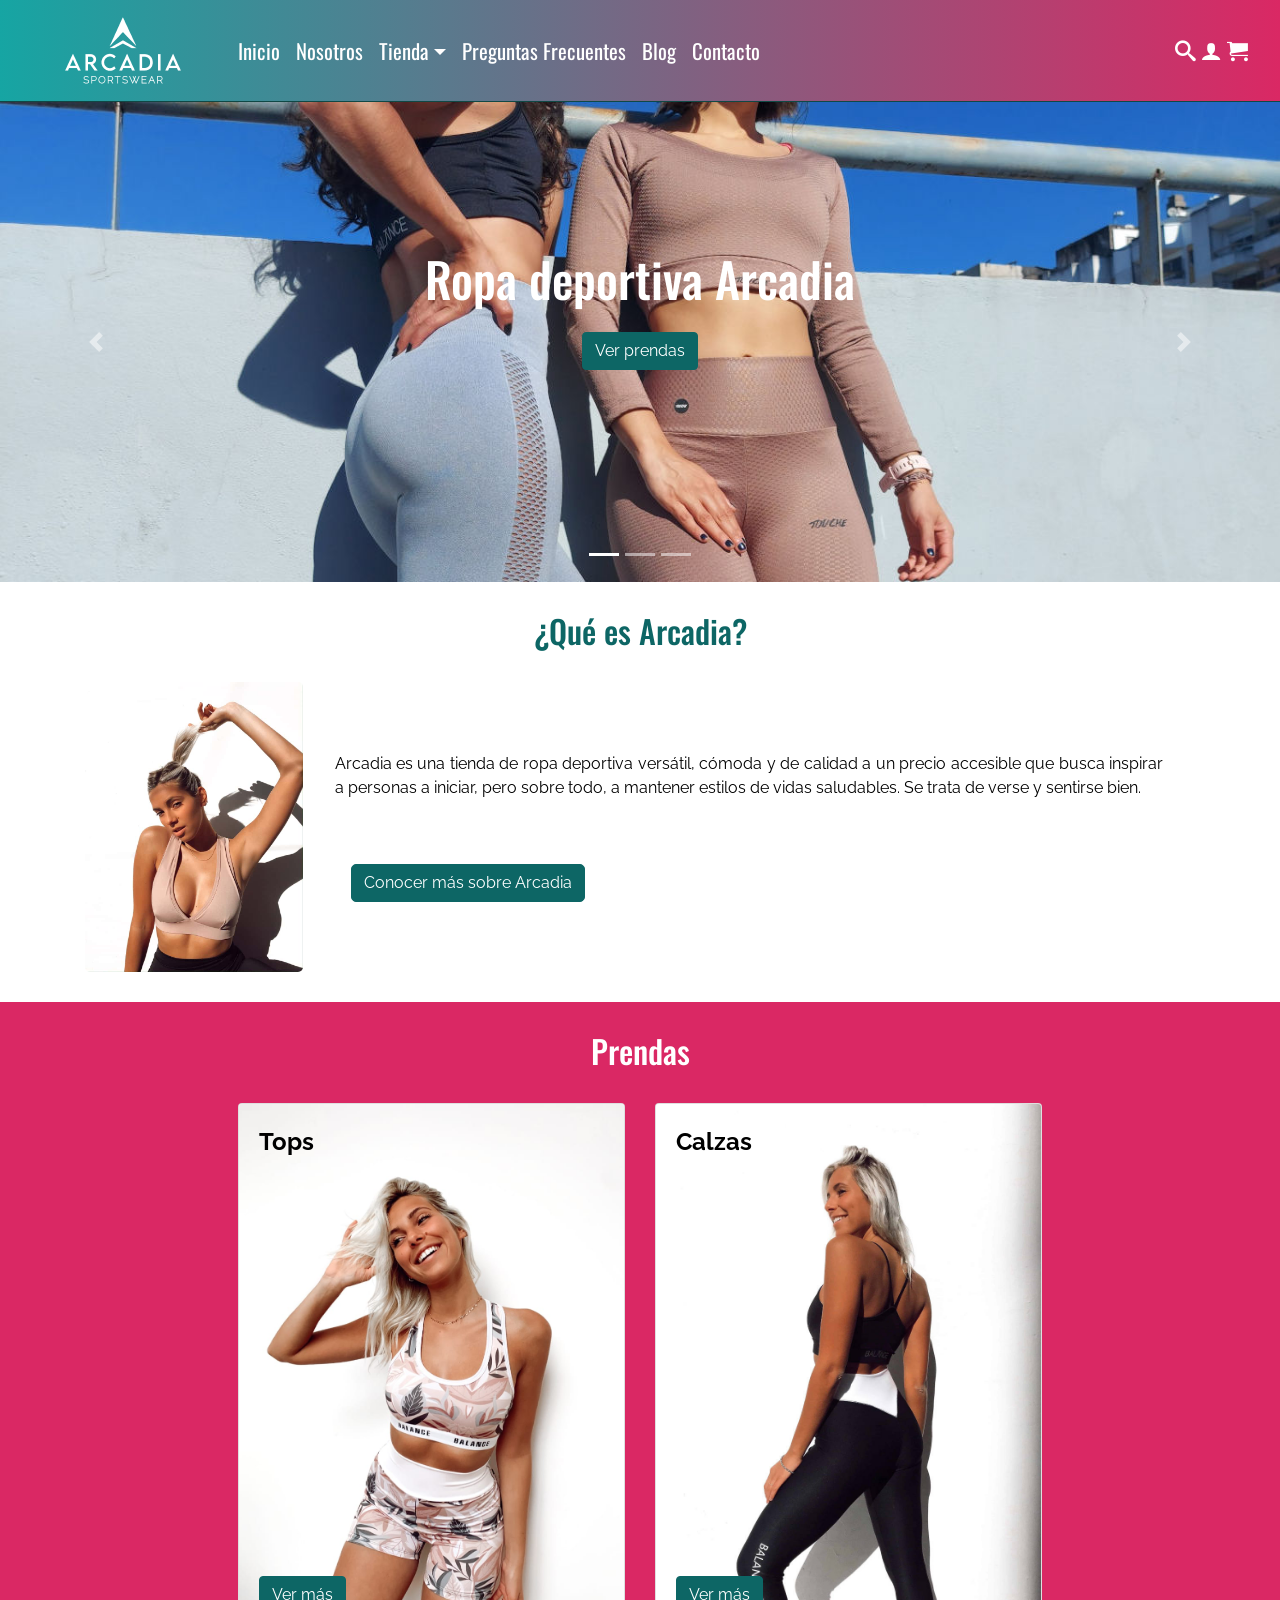
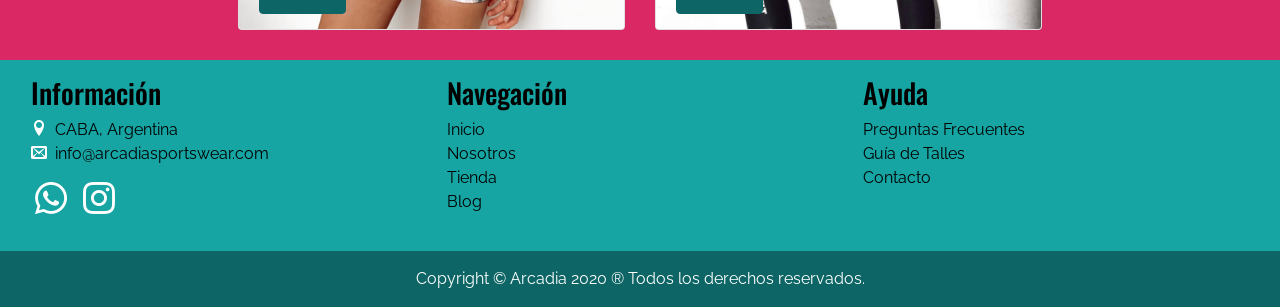
<file: index.html>
<!DOCTYPE html>
<html lang="es">
    <head>
        <meta charset="UTF-8">
        <meta name="viewport" content="width=device-width, initial-scale=1.0">
        <meta name="description" content="Bienvenida a la Tienda De Arcadia Sportswear. Encontrá en esta tienda online la mejor ropa deportiva. ¡Conoce más!">
        <title>Tienda online de Ropa Deportiva | Arcadia SportsWear</title>
        <link rel="icon" type="image/png" href="images/arcadia-favicon.png"/>
        <link rel="stylesheet" href="css/bootstrap.min.css">
        <link rel="stylesheet" href="css/styles.css">
        <link rel="preconnect" href="https://fonts.gstatic.com">
        <link href="https://fonts.googleapis.com/css2?family=Oswald:wght@500;700&family=Raleway:ital,wght@0,500;0,700;0,800;1,500&display=swap" rel="stylesheet">
        <link rel="stylesheet" href="css/animate.css"/>
        <script src="https://ajax.googleapis.com/ajax/libs/jquery/3.5.1/jquery.min.js"></script>
        <!-- Global site tag (gtag.js) - Google Analytics -->
        <script async src="https://www.googletagmanager.com/gtag/js?id=G-S97QGEGYP0"></script>
        <script>
        window.dataLayer = window.dataLayer || [];
        function gtag(){dataLayer.push(arguments);}
        gtag('js', new Date());
        gtag('config', 'G-S97QGEGYP0');
        </script>
        <meta name="facebook-domain-verification" content="2eiemi4p1lppi3zbi5a4lh4aaq0smy" />
        <!-- Facebook Pixel Code -->
<script>
    !function(f,b,e,v,n,t,s)
    {if(f.fbq)return;n=f.fbq=function(){n.callMethod?
    n.callMethod.apply(n,arguments):n.queue.push(arguments)};
    if(!f._fbq)f._fbq=n;n.push=n;n.loaded=!0;n.version='2.0';
    n.queue=[];t=b.createElement(e);t.async=!0;
    t.src=v;s=b.getElementsByTagName(e)[0];
    s.parentNode.insertBefore(t,s)}(window, document,'script',
    'https://connect.facebook.net/en_US/fbevents.js');
    fbq('init', '386878939317785');
    fbq('track', 'PageView');
    </script>
    <noscript><img height="1" width="1" style="display:none"
    src="https://www.facebook.com/tr?id=386878939317785&ev=PageView&noscript=1"
    /></noscript>
    <!-- End Facebook Pixel Code -->
    <script async src="https://pagead2.googlesyndication.com/pagead/js/adsbygoogle.js?client=ca-pub-3241671498816917"
     crossorigin="anonymous"></script>
    </head>
    <body id="index">
        <header>
            <nav class="navbar navbar-expand-lg navbar-dark">
                <a class="navbar-brand wow fadeInDown mr-auto" href="index.html"><img src="images/arcadia-logo-blanco.png" alt="Logo de Arcadia"/></a>
                <button class="navbar-toggler order-2 wow fadeInDown" type="button" data-toggle="collapse" data-target="#navbarContent" aria-controls="navbarContent" aria-expanded="false" aria-label="Abrir navegación">
                    <span class="navbar-toggler-icon"></span>
                </button>
                <div class="collapse navbar-collapse order-4 order-lg-1 order-xl-1" id="navbarContent">
                    <ul class="wow fadeInDown navbar-nav">
                        <li class="nav-item"><a href="index.html" class="nav-link">Inicio</a></li>
                        <li class="nav-item"><a href="pages/nosotros.html" class="nav-link">Nosotros</a></li>
                        <li class="nav-item dropdown">
                            <a class="nav-link dropdown-toggle" id="navbarDropdown" role="button" data-toggle="dropdown" aria-haspopup="true" aria-expanded="false" href="pages/tienda.html">Tienda</a>
                            <ul class="dropdown-menu">
                                <li class="dropdown-item"><a href="pages/tienda.html#tops">Tops</a></li>
                                <li class="dropdown-item"><a href="pages/tienda.html#calzas">Calzas</a></li>
                                <li class="dropdown-item"><a href="pages/talles.html">Guía de talles</a></li>
                            </ul>
                        </li>
                        <li class="nav-item"><a href="pages/faq.html" class="nav-link">Preguntas Frecuentes</a></li>
                        <li class="nav-item"><a href="pages/blog.html" class="nav-link">Blog</a></li>
                        <li class="nav-item"><a href="pages/contacto.html" class="nav-link">Contacto</a></li>
                    </ul>
                </div>
                <div class="iconsHeader wow fadeInDown mr-3 text-white order-1 order-lg-2 order-xl-2 flex-sm-grow-2">
                    <i class="icon-search"></i>
                    <i class="icon-user"></i>
                    <i class="icon-cart"></i>
                </div> 
            </nav>
        </header>
        <main>
            <!-- Hero section -->
            <section id="heroIndex">
                <div id="homeCarousel" class="carousel slide" data-ride="carousel">
                    <!-- Indicators -->
                    <ul class="carousel-indicators">
                      <li data-target="#homeCarousel" data-slide-to="0" class="active"></li>
                      <li data-target="#homeCarousel" data-slide-to="1"></li>
                      <li data-target="#homeCarousel" data-slide-to="2"></li>
                    </ul>
                    <!-- The slideshow -->
                    <div class="carousel-inner">
                      <div class="carousel-item active">
                        <img class="d-block d-md-none w-100" src="images/backgrounds/arcadia-modelos.jpg" alt="modelos conjuntos mesh y beige">
                        <img class="d-none d-md-block w-100" src="images/backgrounds/arcadia-modelos-desktop.jpg" alt="modelos conjuntos mesh y beige">
                        <div class="carousel-caption d-md-block wow fadeInDown">
                            <h1>Ropa deportiva Arcadia </h1>
                            <a class="btn btn-primary mt-3" href="pages/tienda.html"> Ver prendas</a>
                          </div>
                      </div>
                      <div class="carousel-item">
                        <img class="d-block d-md-none w-100" src="images/backgrounds/modelo-1.jpg" alt="modelo conjunto beige">
                        <img class="d-none d-md-block w-100" src="images/backgrounds/modelo-1-desktop.jpg" alt="modelo conjunto beige">
                        <div class="carousel-caption d-md-block wow fadeInDown">
                            <h1>Crea tu mejor version</h1>
                            <a class="btn btn-primary mt-3" href="pages/tienda.html"> Ver prendas</a>
                          </div>
                      </div>
                      <div class="carousel-item">
                        <img class="d-block d-md-none w-100" src="images/backgrounds/modelo-espalda.jpg" alt="modelo de espalda conjunto beige">
                        <img class="d-none d-md-block w-100" src="images/backgrounds/modelo-ejercicio-desktop.jpg" alt="modelo de espalda conjunto beige">
                        <div class="carousel-caption d-md-block wow fadeInDown">
                            <h1>Aprovecha el momento</h1>
                            <a class="btn btn-primary mt-3" href="pages/tienda.html"> Ver prendas</a>
                          </div>
                      </div>
                    </div>
                    <!-- Left and right controls -->
                    <a class="carousel-control-prev" href="#homeCarousel" data-slide="prev">
                      <span class="carousel-control-prev-icon"></span>
                      <span class="sr-only">Anterior</span>
                    </a>
                    <a class="carousel-control-next" href="#homeCarousel" data-slide="next">
                      <span class="carousel-control-next-icon"></span>
                      <span class="sr-only">Siguiente</span>
                    </a>
                  </div>
            </section>
            <!-- Nosotros section-->
            <section class="section">
                <h2 class="section__title"> 
                    ¿Qué es Arcadia?
                </h2>
                <div class="container d-flex wow slideInLeft flex-column flex-md-row align-items-center section__div">
                    <img src="images/tops/top-ladypink.jpeg" loading="lazy" class="section__img">
                    <div class="d-flex flex-column section__div">
                        <p class="section__text">
                            Arcadia es una tienda de ropa deportiva versátil,
                            cómoda y de calidad a un precio accesible que busca
                            inspirar a personas a iniciar, pero sobre todo, a
                            mantener estilos de vidas saludables. Se trata de
                            verse y sentirse bien.
                        </p>
                        <a class="btn btn-primary mx-auto mx-md-5 section__button" href="pages/nosotros.html">Conocer más sobre Arcadia</a>
                    </div>
                </div>
            </section>
            <!-- Tienda section -->
            <section id="prendasIndex">
                <h2 class="wow slideInLeft">
                    Prendas
                </h2>
                <div class="row">
                    <a class="col-10 offset-1 col-md-6 offset-md-0 col-lg-4 offset-lg-2" href="pages/tienda.html#tops">
                        <div class="card wow slideInLeft">
                            <img class="card-img" src="images/tops/top-flower.jpeg" loading="lazy" alt="Top Flower">
                            <div class="card-img-overlay">
                                <p class="card-title">Tops</p>
                                <button class="btn btn-primary">Ver más</button>
                            </div>
                        </div>
                    </a>
                    <a class="col-10 offset-1 col-md-6 offset-md-0 col-lg-4 mt-3 mt-md-0" href="pages/tienda.html#calzas">
                        <div class="card wow slideInRight">
                            <img class="card-img" src="images/calzas/calza-dakota.jpg" loading="lazy" alt="Calza Dakota">
                            <div class="card-img-overlay">
                                <p class="card-title">Calzas</p>
                                <button class="btn btn-primary">Ver más</button>
                            </div>
                        </div>
                    </a>
                </div>
            </section>
        </main>
        <!------ Footer ------>
        <footer>
            <div class="container-fluid">
                <div class="row justify-content-between footerPrimary">
                    <div class="col-12 col-md-6 col-lg-4">
                        <h3>
                            Información
                        </h3>
                        <ul class="nav flex-column">
                            <li><i class="icon-location text-white mr-1"></i><span> CABA, Argentina</span></li>
                            <li><i class="icon-envelop text-white mr-2"></i><a href="mailto:info@arcadiasportswear.com">info@arcadiasportswear.com</a></li>
                        </ul>
                        <div class="row ml-1 mt-3 mb-3">
                            <a href="https://wa.link/3eighx"><i class="icon-whatsapp mr-3"></i></a> 
                            <a href="https://www.instagram.com/arcadia_ar/"><i class="icon-instagram mr-2"></i></a>
                        </div>
                    </div>
                    <div class="col-12 col-md-6 col-lg-4">
                        <h3>
                            Navegación
                        </h3>
                        <ul class="nav flex-column">
                            <li><a href="index.html">Inicio</a></li>
                            <li><a href="pages/nosotros.html">Nosotros</a></li>
                            <li><a href="pages/tienda.html">Tienda</a></li>
                            <li><a href="pages/blog.html">Blog</a></li>
                        </ul>
                    </div>
                    <div class="d-none d-lg-block col-md-6 col-lg-4">
                        <h3>
                            Ayuda
                        </h3>
                        <ul class="nav flex-column">
                            <li><a href="pages/faq.html">Preguntas Frecuentes</a></li>
                            <li><a href="pages/talles.html">Guía de Talles</a></li>
                            <li><a href="pages/contacto.html">Contacto</a></li>
                        </ul>
                    </div>
                </div>
            </div>
            <div class="d-flex justify-content-center p-3 footerSecondary">
                <p class="text-small">
                    Copyright &copy; Arcadia 2020 &reg; Todos los derechos reservados.
                </p>
            </div>
        </footer>
        <script src="js/wow.min.js"></script>
              <script>
              new WOW().init();
        </script>
        <script src="js/bootstrap.min.js"></script>
    </body>
</html>
</file>
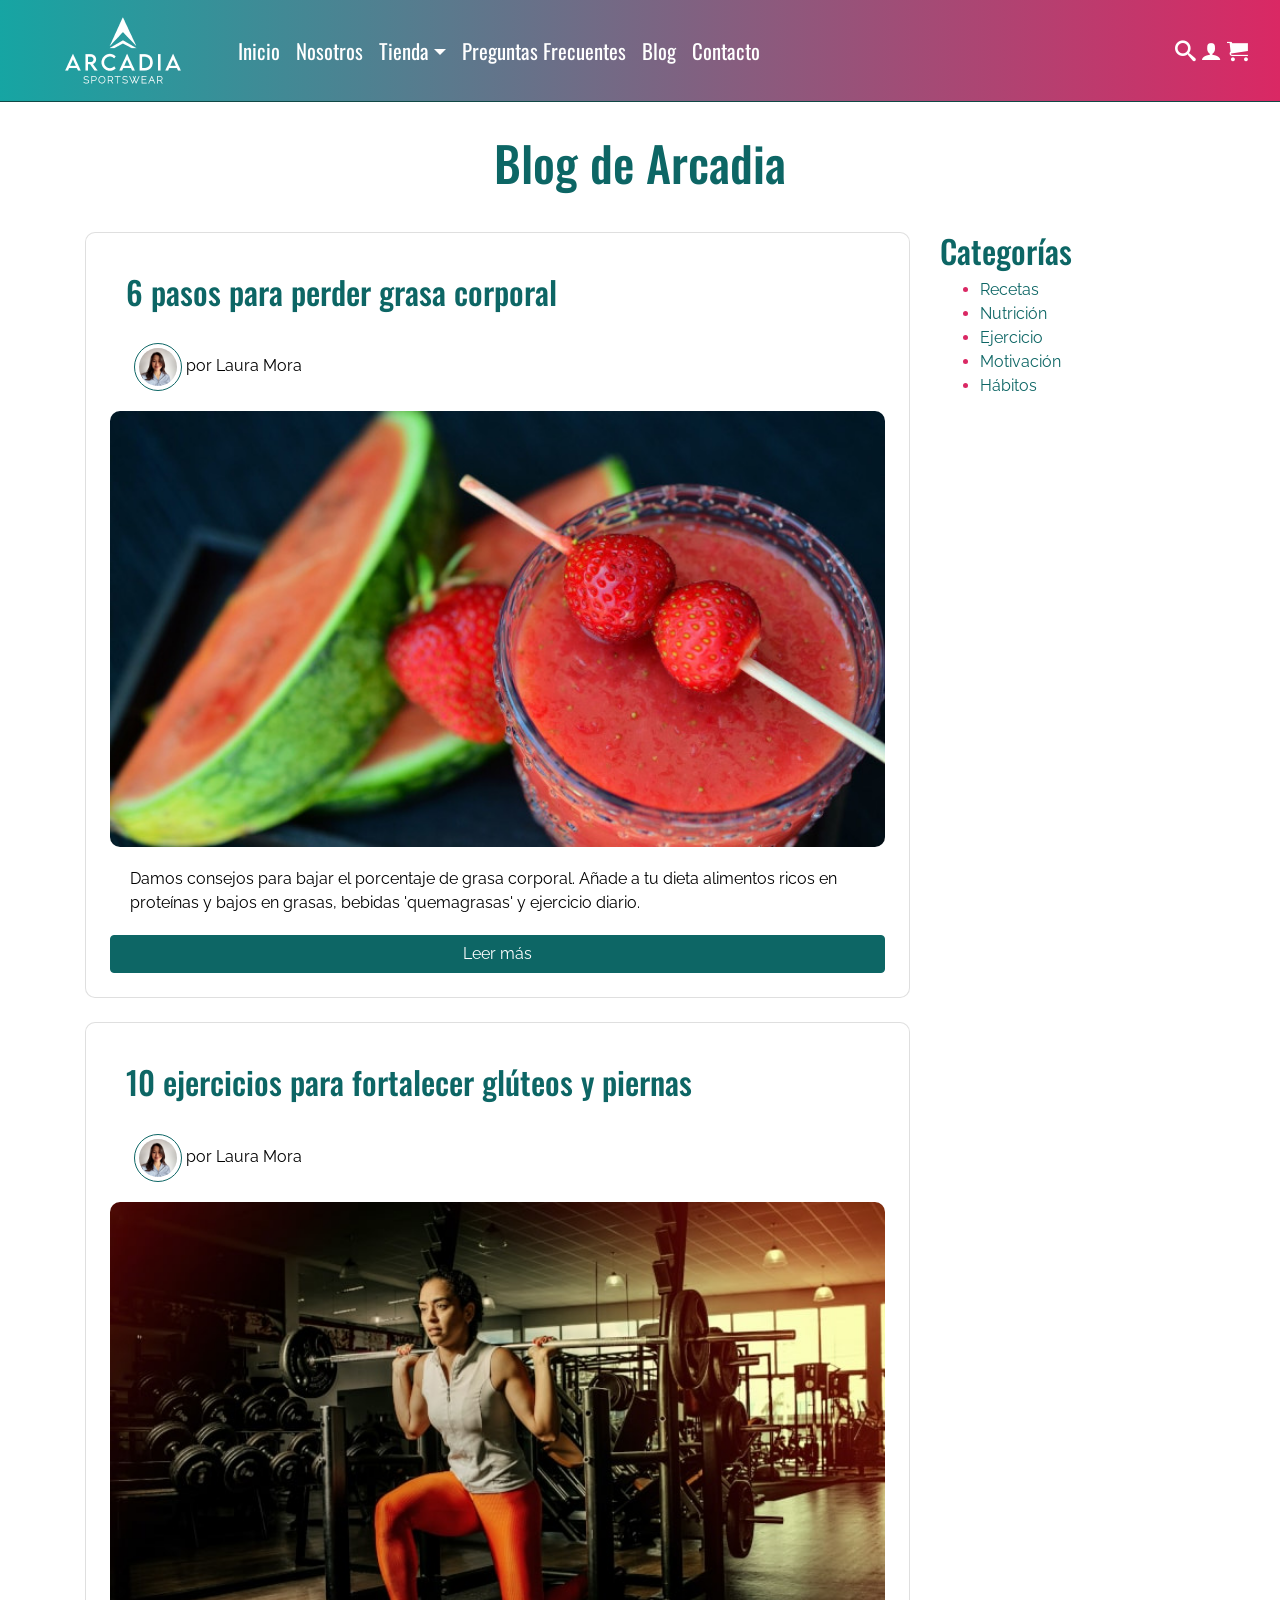
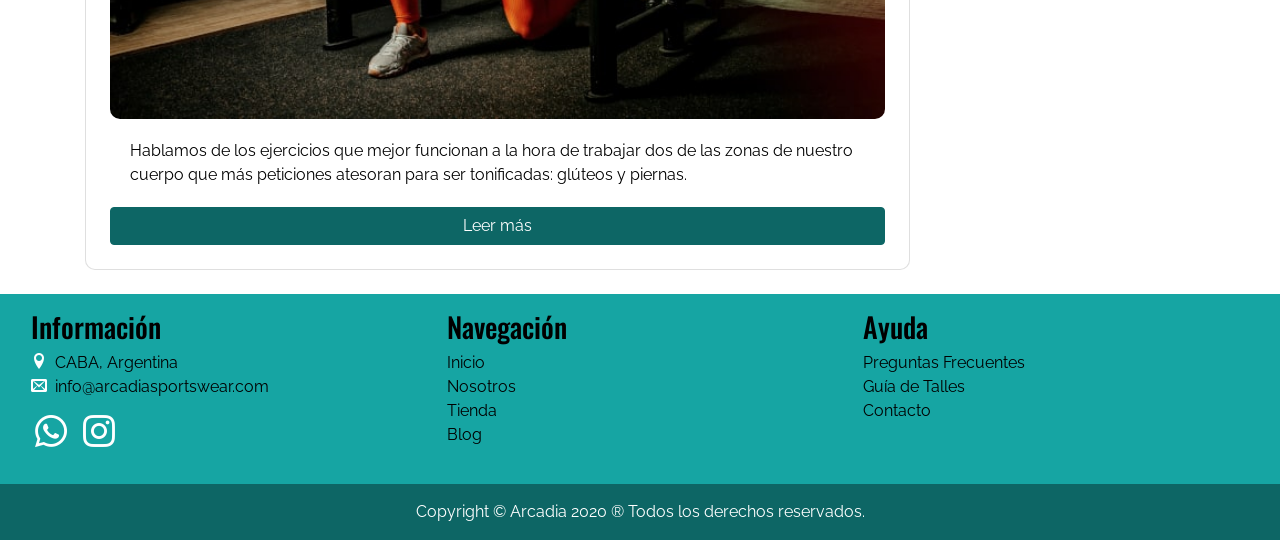
<file: pages/blog.html>
<!DOCTYPE html>
<html lang="es">
	<head>
		<meta charset="UTF-8">
		<meta name="viewport" content="width=device-width, initial-scale=1.0">
		<meta name="description" content="Blog de Arcadia Sportswear. Te contamos sobre nutrición, deporte, ejercicios, motivación y hábitos saludables.">
		<title>Blog - Arcadia SportsWear</title>
		<link rel="icon" type="image/png" href="../images/arcadia-favicon.png"/>
		<link rel="stylesheet" href="../css/bootstrap.min.css">
		<link rel="stylesheet" href="../css/styles.css">
		<link rel="preconnect" href="https://fonts.gstatic.com">
		<link href="https://fonts.googleapis.com/css2?family=Oswald:wght@500;700&family=Raleway:ital,wght@0,500;0,700;0,800;1,500&display=swap" rel="stylesheet">
		<link rel="stylesheet" href="../css/animate.css"/>
		<script src="https://ajax.googleapis.com/ajax/libs/jquery/3.5.1/jquery.min.js"></script>
        <!-- Global site tag (gtag.js) - Google Analytics -->
        <script async src="https://www.googletagmanager.com/gtag/js?id=G-S97QGEGYP0"></script>
        <script>
        window.dataLayer = window.dataLayer || [];
        function gtag(){dataLayer.push(arguments);}
        gtag('js', new Date());
        gtag('config', 'G-S97QGEGYP0');
        </script>
        <!-- Facebook Pixel Code -->
<script>
    !function(f,b,e,v,n,t,s)
    {if(f.fbq)return;n=f.fbq=function(){n.callMethod?
    n.callMethod.apply(n,arguments):n.queue.push(arguments)};
    if(!f._fbq)f._fbq=n;n.push=n;n.loaded=!0;n.version='2.0';
    n.queue=[];t=b.createElement(e);t.async=!0;
    t.src=v;s=b.getElementsByTagName(e)[0];
    s.parentNode.insertBefore(t,s)}(window, document,'script',
    'https://connect.facebook.net/en_US/fbevents.js');
    fbq('init', '386878939317785');
    fbq('track', 'PageView');
    </script>
    <noscript><img height="1" width="1" style="display:none"
    src="https://www.facebook.com/tr?id=386878939317785&ev=PageView&noscript=1"
    /></noscript>
    <!-- End Facebook Pixel Code -->
    <script async src="https://pagead2.googlesyndication.com/pagead/js/adsbygoogle.js?client=ca-pub-3241671498816917"
     crossorigin="anonymous"></script>
	</head>
	<body class="page">
		<header>
            <nav class="navbar navbar-expand-lg navbar-dark">
                <a class="navbar-brand wow fadeInDown mr-auto" href="../index.html"><img src="../images/arcadia-logo-blanco.png" alt="Logo de Arcadia"/></a>
                <button class="navbar-toggler order-2 wow fadeInDown" type="button" data-toggle="collapse" data-target="#navbarContent" aria-controls="navbarContent" aria-expanded="false" aria-label="Abrir navegación">
                    <span class="navbar-toggler-icon"></span>
                </button>
                <div class="collapse navbar-collapse order-4 order-lg-1 order-xl-1" id="navbarContent">
                    <ul class="wow fadeInDown navbar-nav">
                        <li class="nav-item"><a href="../index.html" class="nav-link">Inicio</a></li>
                        <li class="nav-item"><a href="nosotros.html" class="nav-link">Nosotros</a></li>
                        <li class="nav-item dropdown">
                            <a class="nav-link dropdown-toggle" id="navbarDropdown" role="button" data-toggle="dropdown" aria-haspopup="true" aria-expanded="false" href="pages/tienda.html">Tienda</a>
                            <ul class="dropdown-menu">
                                <li class="dropdown-item"><a href="tienda.html#tops">Tops</a></li>
                                <li class="dropdown-item"><a href="tienda.html#calzas">Calzas</a></li>
                                <li class="dropdown-item"><a href="talles.html">Guía de talles</a></li>
                            </ul>
                        </li>
                        <li class="nav-item"><a href="faq.html" class="nav-link">Preguntas Frecuentes</a></li>
                        <li class="nav-item"><a href="blog.html" class="nav-link">Blog</a></li>
                        <li class="nav-item"><a href="contacto.html" class="nav-link">Contacto</a></li>
                    </ul>
                </div>
                <div class="iconsHeader wow fadeInDown mr-3 text-white order-1 order-lg-2 order-xl-2">
                    <i class="icon-search"></i>
                    <i class="icon-user"></i>
                    <i class="icon-cart"></i>
                </div> 
            </nav>
        </header>
		<main>
			<h1>
				Blog de Arcadia
			</h1>
			<section class="container">
			    <div class="row">
			        <div class="col-12 col-md-9">
        				<article class="card p-4 mb-4">
        					<h2 class="card-title p-2 p-sm-2 p-md-3">
        						6 pasos para perder grasa corporal
        					</h2>
        					<div class="m-1 ml-4 pb-2 pb-sm-2 pb-md-3">
            					<img src="../images/laura-mora-avatar.jpg" alt="Laura Mora Avatar" class="d-inline img-thumbnail">
            					<p class="d-inline text-small">
            					 por Laura Mora
            					</p>
                            </div>
        					<img src="../images/blog/6-tips-para-perder-grasa-corporal.jpg" alt="Tips para perder grasa corporal" loading="lazy" class="articleImage">
        					<p class="card-body card-text">
        						Damos consejos para bajar el porcentaje de grasa corporal. Añade a tu dieta alimentos ricos en proteínas y bajos en grasas, bebidas 'quemagrasas' y ejercicio diario.
        					</p>
        					<a href="#" class="btn btn-primary">Leer más</a>
        				</article>
        				<article class="card p-4 mb-4">
        					<h2 class="card-title p-2 p-sm-2 p-md-3">
        						10 ejercicios para fortalecer glúteos y piernas
        					</h2>
        					<div class="m-1 ml-4 pb-2 pb-sm-2 pb-md-3">
            					<img src="../images/laura-mora-avatar.jpg" alt="Laura Mora Avatar" class="d-inline img-thumbnail">
            					<p class="d-inline text-small">
            					 por Laura Mora
            					</p>
                            </div>
        					<img src="../images/blog/ejercicios-gluteos-piernas.jpg" alt="ejercicios para fortalecer glúteos y piernas" loading="lazy" class="articleImage">
        					<p class="card-body card-text">
        						Hablamos de los ejercicios que mejor funcionan a la hora de trabajar dos de las zonas de nuestro cuerpo que más peticiones atesoran para ser tonificadas: glúteos y piernas.
        					</p>
        					<a href="#" class="btn btn-primary">Leer más</a>
        				</article>
                    </div>
        			<aside class="d-none col-md-3 d-md-block">
        				<h2 class="sidebar__title">
        					Categorías
        				</h2>
        				<ul class="sidebar__categories">
        					<li><a href="#">Recetas</a></li>
        					<li><a href="#">Nutrición</a></li>
        					<li><a href="#">Ejercicio</a></li>
        					<li><a href="#">Motivación</a></li>
        					<li><a href="#">Hábitos</a></li>
        				</ul>
        			</aside>
                </div>
            </section>
		</main>
		<!------ Footer ------>
		<footer>
            <div class="container-fluid">
                <div class="row justify-content-between footerPrimary">
                    <div class="col-12 col-md-6 col-lg-4">
                        <h3>
                            Información
                        </h3>
                        <ul class="nav flex-column">
                            <li><i class="icon-location text-white mr-1"></i><span> CABA, Argentina</span></li>
                            <li><i class="icon-envelop text-white mr-2"></i><a href="mailto:info@arcadiasportswear.com">info@arcadiasportswear.com</a></li>
                        </ul>
                        <div class="row ml-1 mt-3 mb-3">
                            <a href="https://wa.link/3eighx"><i class="icon-whatsapp mr-3"></i></a> 
                            <a href="https://www.instagram.com/arcadia_ar/"><i class="icon-instagram mr-2"></i></a>
                        </div>
                    </div>
                    <div class="col-12 col-md-6 col-lg-4">
                        <h3>
                            Navegación
                        </h3>
                        <ul class="nav flex-column">
                            <li><a href="../index.html">Inicio</a></li>
                            <li><a href="nosotros.html">Nosotros</a></li>
                            <li><a href="tienda.html">Tienda</a></li>
                            <li><a href="blog.html">Blog</a></li>
                        </ul>
                    </div>
                    <div class="d-none d-lg-block col-md-6 col-lg-4">
                        <h3>
                            Ayuda
                        </h3>
                        <ul class="nav flex-column">
                            <li><a href="faq.html">Preguntas Frecuentes</a></li>
                            <li><a href="talles.html">Guía de Talles</a></li>
                            <li><a href="contacto.html">Contacto</a></li>
                        </ul>
                    </div>
                </div>
            </div>
            <div class="d-flex justify-content-center p-3 footerSecondary">
                <p class="text-small">
                    Copyright &copy; Arcadia 2020 &reg; Todos los derechos reservados.
                </p>
            </div>
        </footer>
		<script src="../js/wow.min.js"></script>
        <script>
            new WOW().init();
        </script>
        <script src="../js/bootstrap.min.js"></script>
	</body>
</html>
</file>
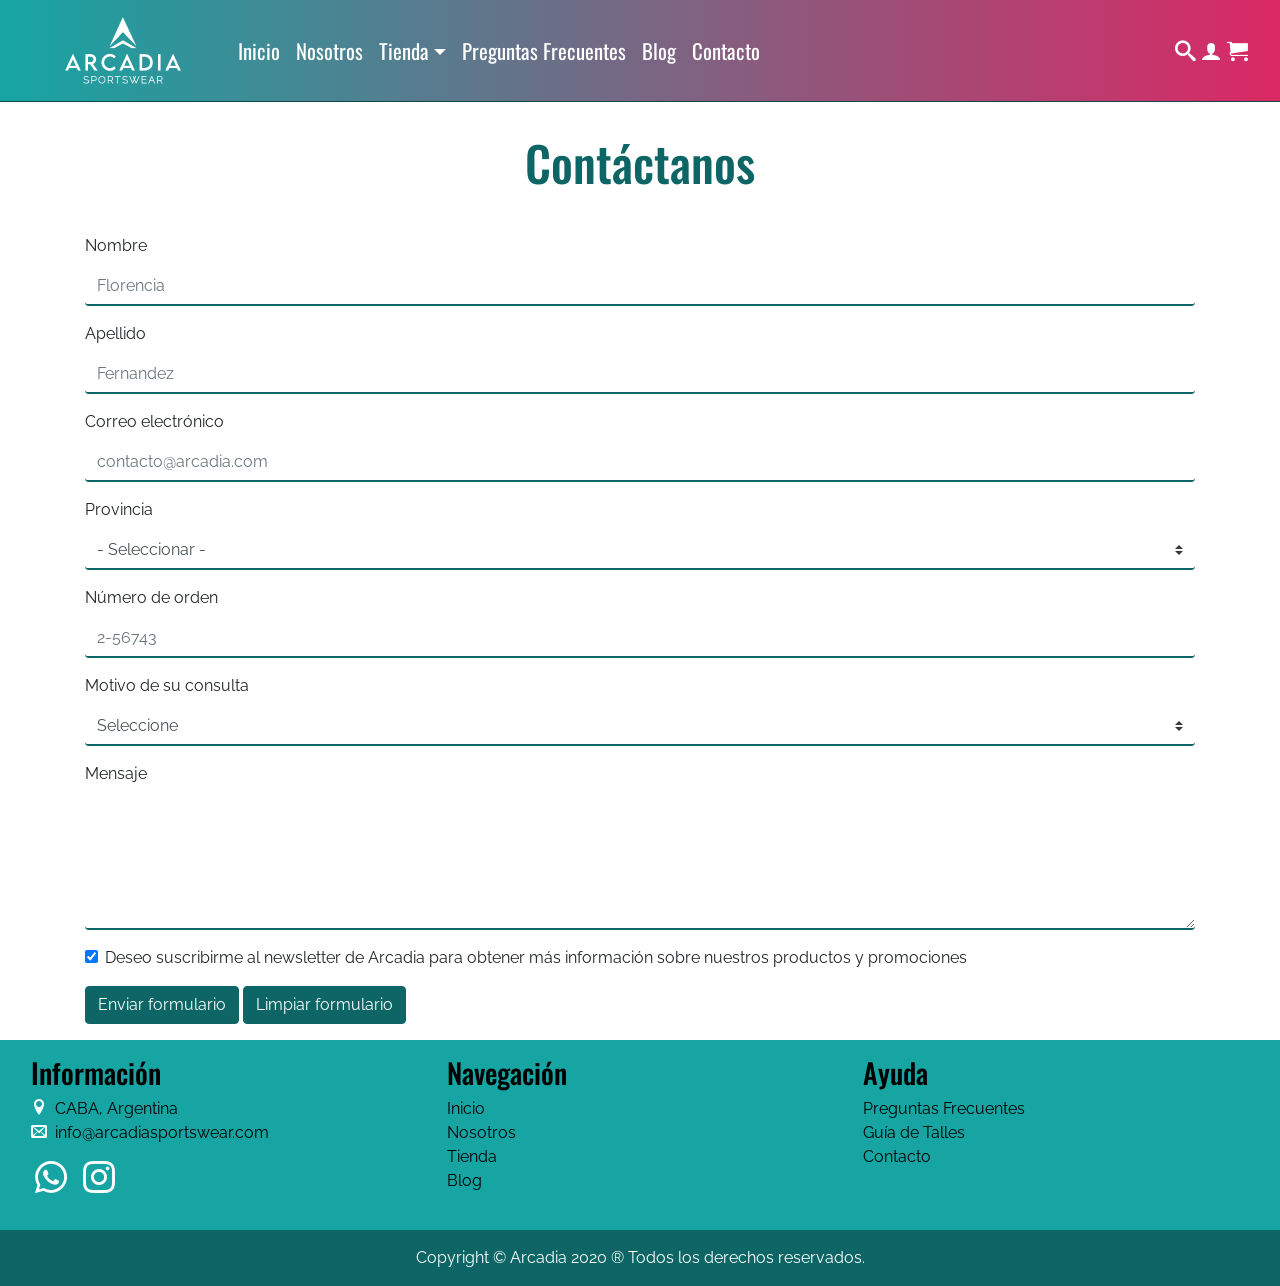
<file: pages/contacto.html>
<!DOCTYPE html>
<html lang="es">
    <head>
        <meta charset="UTF-8">
        <meta name="viewport" content="width=device-width, initial-scale=1.0">
        <meta name="description" content="Ponte en contacto con nosotros a través de esta pagina usando alguno de nuestros métodos de contacto.">
        <title>Contacto - Arcadia SportsWear</title>
        <link rel="icon" type="image/png" href="../images/arcadia-favicon.png"/>
        <link rel="stylesheet" href="../css/bootstrap.min.css">
        <link rel="stylesheet" href="../css/styles.css">
        <link rel="preconnect" href="https://fonts.gstatic.com">
        <link href="https://fonts.googleapis.com/css2?family=Oswald:wght@500;700&family=Raleway:ital,wght@0,500;0,700;0,800;1,500&display=swap" rel="stylesheet">
        <link rel="stylesheet" href="../css/animate.css"/>
        <script src="https://ajax.googleapis.com/ajax/libs/jquery/3.5.1/jquery.min.js"></script>
        <!-- Global site tag (gtag.js) - Google Analytics -->
        <script async src="https://www.googletagmanager.com/gtag/js?id=G-S97QGEGYP0"></script>
        <script>
        window.dataLayer = window.dataLayer || [];
        function gtag(){dataLayer.push(arguments);}
        gtag('js', new Date());
        gtag('config', 'G-S97QGEGYP0');
        </script>
        <!-- Facebook Pixel Code -->
<script>
    !function(f,b,e,v,n,t,s)
    {if(f.fbq)return;n=f.fbq=function(){n.callMethod?
    n.callMethod.apply(n,arguments):n.queue.push(arguments)};
    if(!f._fbq)f._fbq=n;n.push=n;n.loaded=!0;n.version='2.0';
    n.queue=[];t=b.createElement(e);t.async=!0;
    t.src=v;s=b.getElementsByTagName(e)[0];
    s.parentNode.insertBefore(t,s)}(window, document,'script',
    'https://connect.facebook.net/en_US/fbevents.js');
    fbq('init', '386878939317785');
    fbq('track', 'PageView');
    </script>
    <noscript><img height="1" width="1" style="display:none"
    src="https://www.facebook.com/tr?id=386878939317785&ev=PageView&noscript=1"
    /></noscript>
    <!-- End Facebook Pixel Code -->
    <script async src="https://pagead2.googlesyndication.com/pagead/js/adsbygoogle.js?client=ca-pub-3241671498816917"
     crossorigin="anonymous"></script>
    </head>
    <body class="page" id="contactPage">
        <header>
            <nav class="navbar navbar-expand-lg navbar-dark">
                <a class="navbar-brand wow fadeInDown mr-auto" href="../index.html"><img src="../images/arcadia-logo-blanco.png" alt="Logo de Arcadia"/></a>
                <button class="navbar-toggler order-2 wow fadeInDown" type="button" data-toggle="collapse" data-target="#navbarContent" aria-controls="navbarContent" aria-expanded="false" aria-label="Abrir navegación">
                    <span class="navbar-toggler-icon"></span>
                </button>
                <div class="collapse navbar-collapse order-4 order-lg-1 order-xl-1" id="navbarContent">
                    <ul class="wow fadeInDown navbar-nav">
                        <li class="nav-item"><a href="../index.html" class="nav-link">Inicio</a></li>
                        <li class="nav-item"><a href="nosotros.html" class="nav-link">Nosotros</a></li>
                        <li class="nav-item dropdown">
                            <a class="nav-link dropdown-toggle" id="navbarDropdown" role="button" data-toggle="dropdown" aria-haspopup="true" aria-expanded="false" href="pages/tienda.html">Tienda</a>
                            <ul class="dropdown-menu">
                                <li class="dropdown-item"><a href="tienda.html#tops">Tops</a></li>
                                <li class="dropdown-item"><a href="tienda.html#calzas">Calzas</a></li>
                                <li class="dropdown-item"><a href="talles.html">Guía de talles</a></li>
                            </ul>
                        </li>
                        <li class="nav-item"><a href="faq.html" class="nav-link">Preguntas Frecuentes</a></li>
                        <li class="nav-item"><a href="blog.html" class="nav-link">Blog</a></li>
                        <li class="nav-item"><a href="contacto.html" class="nav-link">Contacto</a></li>
                    </ul>
                </div>
                <div class="iconsHeader wow fadeInDown mr-3 text-white order-1 order-lg-2 order-xl-2">
                    <i class="icon-search"></i>
                    <i class="icon-user"></i>
                    <i class="icon-cart"></i>
                </div> 
            </nav>
        </header>
        <main>
                <h1>
                    Contáctanos
                </h1>
            <section class="container">
                <form name="my-contact-form" action="gracias.html" method="post">
                    <div class="form-group">
                        <label for="my-contact-name">Nombre</label>
                        <input class="form-control" type="text" name="my-contact-name-name" id="my-contact-name" placeholder="Florencia" required>
                    </div>
                    <div class="form-group">
                        <label for="my-contact-lastname">Apellido</label>
                        <input class="form-control" type="text" name="my-contact-lastname-name" id="my-contact-lastname" placeholder="Fernandez" required>
                    </div>
                    <div class="form-group">
                        <label for="my-contact-email">Correo electrónico</label>
                        <input class="form-control" type="email" name="my-contact-email-name" id="my-contact-email" placeholder="contacto@arcadia.com" required>
                    </div>
                    <div class="form-group">
                    <label for="my-contact-location">Provincia</label>
                        <select class="custom-select form-control" name="my-contact-location-name" id="my-contact-location">
                            <option value="0" selected="selected">- Seleccionar -</option>
                            <option value="1">Buenos Aires</option>
                            <option value="2">Catamarca</option>
                            <option value="3">Chaco</option>
                            <option value="4">Chubut</option>
                            <option value="5">Ciudad Autonoma de Buenos Aires</option>
                            <option value="6">Córdoba</option>
                            <option value="7">Corrientes</option>
                            <option value="8">Entre Ríos</option>
                            <option value="9">Formosa</option>
                            <option value="10">Jujuy</option>
                            <option value="11">La Pampa</option>
                            <option value="12">La Rioja</option>
                            <option value="13">Mendoza</option>
                            <option value="14">Misiones</option>
                            <option value="15">Neuquén</option>
                            <option value="16">Río Negro</option>
                            <option value="17">Salta</option>
                            <option value="18">San Juan</option>
                            <option value="19">San Luis</option>
                            <option value="20">Santa Cruz</option>
                            <option value="21">Santa Fe</option>
                            <option value="22">Santiago del Estero</option>
                            <option value="23">Tierra del Fuego</option>
                            <option value="24">Tucumán</option>
                        </select>
                    </div>
                    <div class="form-group">
                        <label for="my-contact-order">Número de orden</label>
                        <input class="form-control" type="text" name="my-contact-order-name" id="my-contact-order" placeholder="2-56743">
                    </div>
                    <div class="form-group">
                        <label for="my-contact-reason">Motivo de su consulta</label>
                        <select class="custom-select form-control" name="my-contact-reason-name" id="my-contact-reason" required>
                            <option selected="selected" value="0">Seleccione</option>
                            <option value="1">Envíos</option>
                            <option value="2">Ventas al mayor</option>
                            <option value="3">Devoluciones</option>
                            <option value="4">Pagos y pedidos</option>
                            <option value="5">Otro</option>
                        </select>
                    </div>
                    <div class="form-group">
                        <label for="my-contact-message">Mensaje</label>
                        <textarea class="form-control" name="my-contact-message-name" id="my-contact-message" rows="5" cols="40"></textarea>
                    </div>
                    <div class="form-group form-check">
                        <input type="checkbox" class="form-check-input" name="my-contact-newsletter-name" id="my-contact-newsletter" value="subscribe" checked="checked">
                        <label class="form-check-label" for="my-contact-newsletter"> Deseo suscribirme al newsletter de Arcadia para obtener más información sobre nuestros productos y promociones</label>
                    </div>
                    <div id="contactButtons">
                        <input class="sendForm btn btn-primary" type="submit" value="Enviar formulario"/>
                        <input class="cleanForm btn btn-primary" type="reset" value="Limpiar formulario"/>
                    </div>
                </form>
            </section>
        </main>
        <footer>
            <div class="container-fluid">
                <div class="row justify-content-between footerPrimary">
                    <div class="col-12 col-md-6 col-lg-4">
                        <h3>
                            Información
                        </h3>
                        <ul class="nav flex-column">
                            <li><i class="icon-location text-white mr-1"></i><span> CABA, Argentina</span></li>
                            <li><i class="icon-envelop text-white mr-2"></i><a href="mailto:info@arcadiasportswear.com">info@arcadiasportswear.com</a></li>
                        </ul>
                        <div class="row ml-1 mt-3 mb-3">
                            <a href="https://wa.link/3eighx"><i class="icon-whatsapp mr-3"></i></a> 
                            <a href="https://www.instagram.com/arcadia_ar/"><i class="icon-instagram mr-2"></i></a>
                        </div>
                    </div>
                    <div class="col-12 col-md-6 col-lg-4">
                        <h3>
                            Navegación
                        </h3>
                        <ul class="nav flex-column">
                            <li><a href="../index.html">Inicio</a></li>
                            <li><a href="nosotros.html">Nosotros</a></li>
                            <li><a href="tienda.html">Tienda</a></li>
                            <li><a href="blog.html">Blog</a></li>
                        </ul>
                    </div>
                    <div class="d-none d-lg-block col-md-6 col-lg-4">
                        <h3>
                            Ayuda
                        </h3>
                        <ul class="nav flex-column">
                            <li><a href="faq.html">Preguntas Frecuentes</a></li>
                            <li><a href="talles.html">Guía de Talles</a></li>
                            <li><a href="contacto.html">Contacto</a></li>
                        </ul>
                    </div>
                </div>
            </div>
            <div class="d-flex justify-content-center p-3 footerSecondary">
                <p class="text-small">
                    Copyright &copy; Arcadia 2020 &reg; Todos los derechos reservados.
                </p>
            </div>
        </footer>
        <script src="../js/wow.min.js"></script>
        <script>
            new WOW().init();
        </script>
        <script src="../js/bootstrap.min.js"></script>
    </body>
</html>
</file>
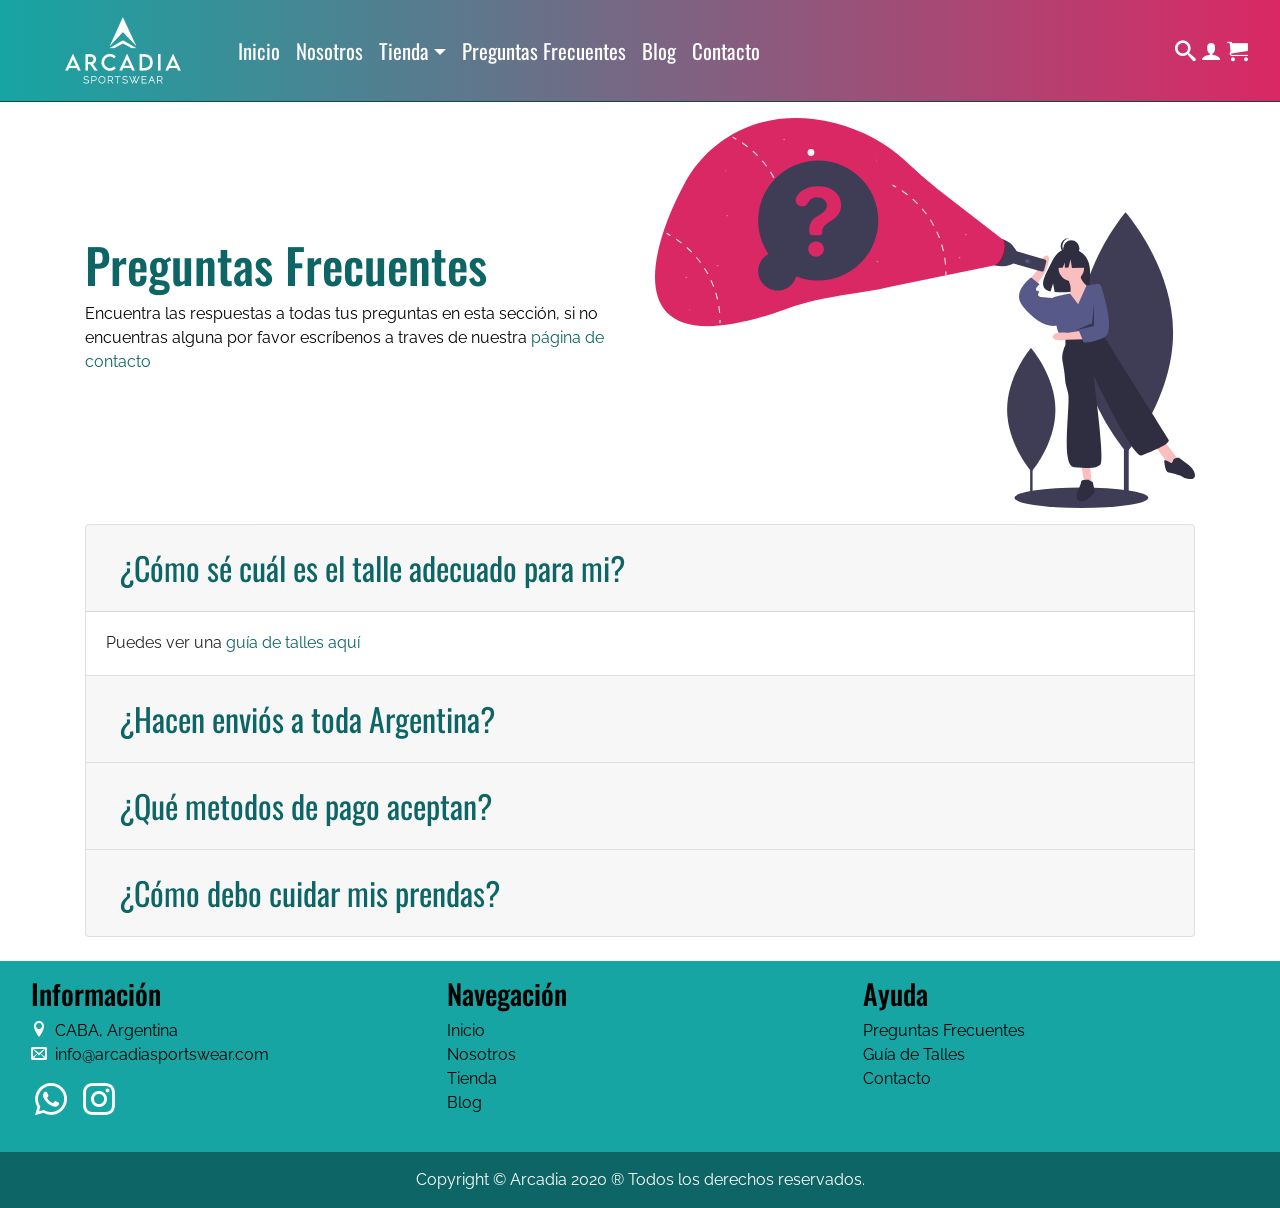
<file: pages/faq.html>
<!DOCTYPE html>
<html lang="es">
    <head>
        <meta charset="UTF-8">
        <meta name="viewport" content="width=device-width, initial-scale=1.0">
        <meta name="description" content="¿Metodos de pago, cuidados, envios? Respuestas detalladas a todas tus preguntas.">
        <title>Preguntas frecuentes - Arcadia SportsWear</title>
        <link rel="icon" type="image/png" href="../images/arcadia-favicon.png"/>
        <link rel="stylesheet" href="../css/bootstrap.min.css">
        <link rel="stylesheet" href="../css/styles.css">
        <link rel="preconnect" href="https://fonts.gstatic.com">
        <link href="https://fonts.googleapis.com/css2?family=Oswald:wght@500;700&family=Raleway:ital,wght@0,500;0,700;0,800;1,500&display=swap" rel="stylesheet">
        <link rel="stylesheet" href="../css/animate.css"/>
        <script src="https://ajax.googleapis.com/ajax/libs/jquery/3.5.1/jquery.min.js"></script>
        <!-- Global site tag (gtag.js) - Google Analytics -->
        <script async src="https://www.googletagmanager.com/gtag/js?id=G-S97QGEGYP0"></script>
        <script>
        window.dataLayer = window.dataLayer || [];
        function gtag(){dataLayer.push(arguments);}
        gtag('js', new Date());
        gtag('config', 'G-S97QGEGYP0');
        </script>
        <!-- Facebook Pixel Code -->
<script>
    !function(f,b,e,v,n,t,s)
    {if(f.fbq)return;n=f.fbq=function(){n.callMethod?
    n.callMethod.apply(n,arguments):n.queue.push(arguments)};
    if(!f._fbq)f._fbq=n;n.push=n;n.loaded=!0;n.version='2.0';
    n.queue=[];t=b.createElement(e);t.async=!0;
    t.src=v;s=b.getElementsByTagName(e)[0];
    s.parentNode.insertBefore(t,s)}(window, document,'script',
    'https://connect.facebook.net/en_US/fbevents.js');
    fbq('init', '386878939317785');
    fbq('track', 'PageView');
    </script>
    <noscript><img height="1" width="1" style="display:none"
    src="https://www.facebook.com/tr?id=386878939317785&ev=PageView&noscript=1"
    /></noscript>
    <!-- End Facebook Pixel Code -->
    <script async src="https://pagead2.googlesyndication.com/pagead/js/adsbygoogle.js?client=ca-pub-3241671498816917"
     crossorigin="anonymous"></script>
    </head>
    <body>
        <header>
            <nav class="navbar navbar-expand-lg navbar-dark">
                <a class="navbar-brand wow fadeInDown mr-auto" href="../index.html"><img src="../images/arcadia-logo-blanco.png" alt="Logo de Arcadia"/></a>
                <button class="navbar-toggler order-2 wow fadeInDown" type="button" data-toggle="collapse" data-target="#navbarContent" aria-controls="navbarContent" aria-expanded="false" aria-label="Abrir navegación">
                    <span class="navbar-toggler-icon"></span>
                </button>
                <div class="collapse navbar-collapse order-4 order-lg-1 order-xl-1" id="navbarContent">
                    <ul class="wow fadeInDown navbar-nav">
                        <li class="nav-item"><a href="../index.html" class="nav-link">Inicio</a></li>
                        <li class="nav-item"><a href="nosotros.html" class="nav-link">Nosotros</a></li>
                        <li class="nav-item dropdown">
                            <a class="nav-link dropdown-toggle" id="navbarDropdown" role="button" data-toggle="dropdown" aria-haspopup="true" aria-expanded="false" href="pages/tienda.html">Tienda</a>
                            <ul class="dropdown-menu">
                                <li class="dropdown-item"><a href="tienda.html#tops">Tops</a></li>
                                <li class="dropdown-item"><a href="tienda.html#calzas">Calzas</a></li>
                                <li class="dropdown-item"><a href="talles.html">Guía de talles</a></li>
                            </ul>
                        </li>
                        <li class="nav-item"><a href="faq.html" class="nav-link">Preguntas Frecuentes</a></li>
                        <li class="nav-item"><a href="blog.html" class="nav-link">Blog</a></li>
                        <li class="nav-item"><a href="contacto.html" class="nav-link">Contacto</a></li>
                    </ul>
                </div>
                <div class="iconsHeader wow fadeInDown mr-3 text-white order-1 order-lg-2 order-xl-2">
                    <i class="icon-search"></i>
                    <i class="icon-user"></i>
                    <i class="icon-cart"></i>
                </div> 
            </nav>
        </header>
        <main>
            <!-- FAQ Section -->
            <section>
                <div class="container">
                    <div class="row mb-3 mt-3">
                        <div class="col-12 col-md-6 align-self-center">
                            <h1 class="text-left">
                                Preguntas Frecuentes
                            </h1>
                            <p>
                                Encuentra las respuestas a todas tus preguntas en esta sección, si no encuentras alguna por favor escríbenos a traves de nuestra <a href="contacto.html">página de contacto</a>
                            </p>
                        </div>
                        <img class="col-12 col-md-6" src="../images/faq.svg">
                    </div>
                </div>
                <div class="container accordion mb-4" id="faqAccordion">
                    <div class="card">
                      <div class="card-header" id="headingOne">
                        <h2 class="mb-0">
                            <button class="btn btn-link btn-block text-left" type="button" data-toggle="collapse" data-target="#collapseOne" aria-expanded="true" aria-controls="collapseOne">
                                ¿Cómo sé cuál es el talle adecuado para mi?
                            </button>
                        </h2>
                      </div>
                      <div id="collapseOne" class="collapse show" aria-labelledby="headingOne" data-parent="#faqAccordion">
                        <div class="card-body">
                            Puedes ver una <a href="talles.html">guía de talles aquí</a>
                        </div>
                      </div>
                    </div>
                    <div class="card">
                      <div class="card-header" id="headingTwo">
                        <h2 class="mb-0">
                          <button class="btn btn-link btn-block text-left collapsed" type="button" data-toggle="collapse" data-target="#collapseTwo" aria-expanded="false" aria-controls="collapseTwo">
                            ¿Hacen enviós a toda Argentina?
                          </button>
                        </h2>
                      </div>
                      <div id="collapseTwo" class="collapse" aria-labelledby="headingTwo" data-parent="#faqAccordion">
                        <div class="card-body">
                            Sí, hacemos envíos a todo la Argentina mediante Correo Argentino. También tenemos motomensajeria dentro
                            de CABA.
                        </div>
                      </div>
                    </div>
                    <div class="card">
                      <div class="card-header" id="headingThree">
                        <h2 class="mb-0">
                          <button class="btn btn-link btn-block text-left collapsed" type="button" data-toggle="collapse" data-target="#collapseThree" aria-expanded="false" aria-controls="collapseThree">
                            ¿Qué metodos de pago aceptan?
                          </button>
                        </h2>
                      </div>
                      <div id="collapseThree" class="collapse" aria-labelledby="headingThree" data-parent="#faqAccordion">
                        <div class="card-body">
                            Aceptamos transferencias bancarias, depositos, Mercado Pago, y Paypal.
                        </div>
                      </div>
                    </div>
                    <div class="card">
                        <div class="card-header" id="headingFour">
                          <h2 class="mb-0">
                            <button class="btn btn-link btn-block text-left collapsed" type="button" data-toggle="collapse" data-target="#collapseFour" aria-expanded="false" aria-controls="collapseFour">
                                ¿Cómo debo cuidar mis prendas?
                            </button>
                          </h2>
                        </div>
                        <div id="collapseFour" class="collapse" aria-labelledby="headingFour" data-parent="#faqAccordion">
                            <div class="card-body">
                                Lavalas a mano con agua fria, no las planches, y no las seques al sol.
                            </div>
                        </div>
                    </div>
                </div>
            </section>
        </main>
        <footer>
          <div class="container-fluid">
              <div class="row justify-content-between footerPrimary">
                  <div class="col-12 col-md-6 col-lg-4">
                      <h3>
                          Información
                      </h3>
                      <ul class="nav flex-column">
                          <li><i class="icon-location text-white mr-1"></i><span> CABA, Argentina</span></li>
                          <li><i class="icon-envelop text-white mr-2"></i><a href="mailto:info@arcadiasportswear.com">info@arcadiasportswear.com</a></li>
                      </ul>
                      <div class="row ml-1 mt-3 mb-3">
                        <a href="https://wa.link/3eighx"><i class="icon-whatsapp mr-3"></i></a> 
                        <a href="https://www.instagram.com/arcadia_ar/"><i class="icon-instagram mr-2"></i></a>
                    </div>
                  </div>
                  <div class="col-12 col-md-6 col-lg-4">
                      <h3>
                          Navegación
                      </h3>
                      <ul class="nav flex-column">
                          <li><a href="../index.html">Inicio</a></li>
                          <li><a href="nosotros.html">Nosotros</a></li>
                          <li><a href="tienda.html">Tienda</a></li>
                          <li><a href="blog.html">Blog</a></li>
                      </ul>
                  </div>
                  <div class="d-none d-lg-block col-md-6 col-lg-4">
                      <h3>
                          Ayuda
                      </h3>
                      <ul class="nav flex-column">
                          <li><a href="faq.html">Preguntas Frecuentes</a></li>
                          <li><a href="talles.html">Guía de Talles</a></li>
                          <li><a href="contacto.html">Contacto</a></li>
                      </ul>
                  </div>
              </div>
          </div>
          <div class="d-flex justify-content-center p-3 footerSecondary">
              <p class="text-small">
                  Copyright &copy; Arcadia 2020 &reg; Todos los derechos reservados.
              </p>
          </div>
      </footer>
        <script src="../js/wow.min.js"></script>
        <script>
            new WOW().init();
        </script>
        <script src="../js/bootstrap.min.js"></script>
    </body>
</html>
</file>
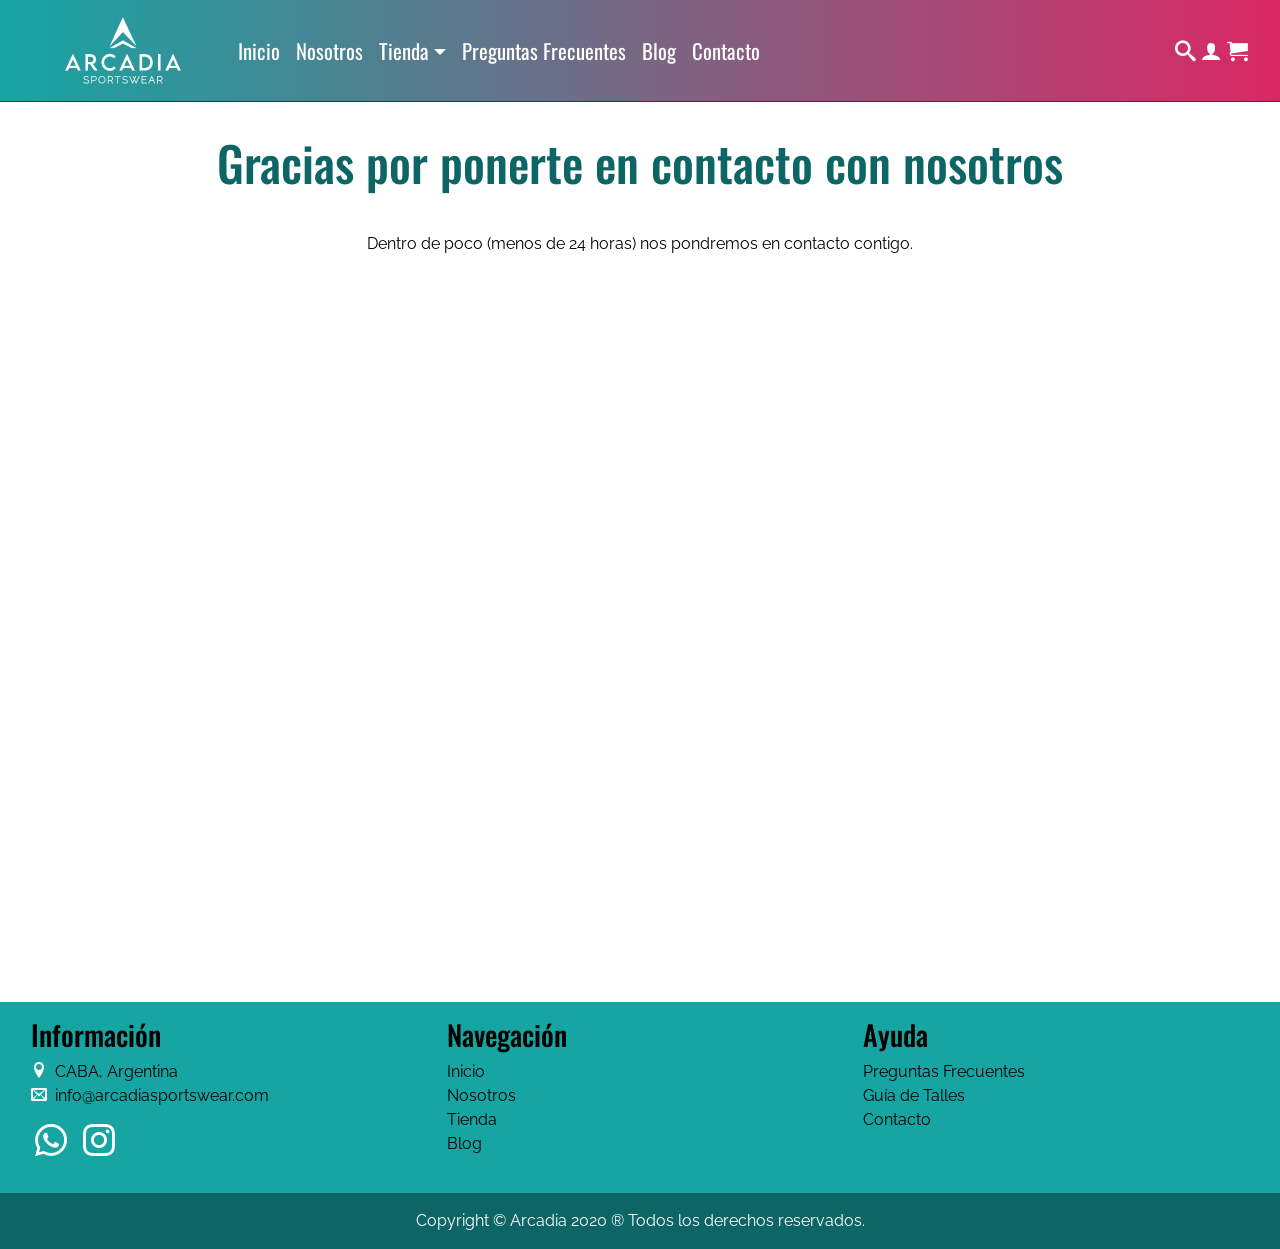
<file: pages/gracias.html>
<!DOCTYPE html>
<html lang="es">
    <head>
        <meta charset="UTF-8">
        <meta name="viewport" content="width=device-width, initial-scale=1.0">
        <title> Gracias - Arcadia SportsWear</title>
        <link rel="icon" type="image/png" href="../images/arcadia-favicon.png"/>
        <link rel="stylesheet" href="../css/bootstrap.min.css">
        <link rel="stylesheet" href="../css/styles.css">
        <link rel="preconnect" href="https://fonts.gstatic.com">
        <link href="https://fonts.googleapis.com/css2?family=Oswald:wght@500;700&family=Raleway:ital,wght@0,500;0,700;0,800;1,500&display=swap" rel="stylesheet">
        <link rel="stylesheet" href="../css/animate.css"/>
        <script src="https://ajax.googleapis.com/ajax/libs/jquery/3.5.1/jquery.min.js"></script>
        <!-- Global site tag (gtag.js) - Google Analytics -->
        <script async src="https://www.googletagmanager.com/gtag/js?id=G-S97QGEGYP0"></script>
        <script>
        window.dataLayer = window.dataLayer || [];
        function gtag(){dataLayer.push(arguments);}
        gtag('js', new Date());
        gtag('config', 'G-S97QGEGYP0');
        </script>
        <!-- Facebook Pixel Code -->
<script>
    !function(f,b,e,v,n,t,s)
    {if(f.fbq)return;n=f.fbq=function(){n.callMethod?
    n.callMethod.apply(n,arguments):n.queue.push(arguments)};
    if(!f._fbq)f._fbq=n;n.push=n;n.loaded=!0;n.version='2.0';
    n.queue=[];t=b.createElement(e);t.async=!0;
    t.src=v;s=b.getElementsByTagName(e)[0];
    s.parentNode.insertBefore(t,s)}(window, document,'script',
    'https://connect.facebook.net/en_US/fbevents.js');
    fbq('init', '386878939317785');
    fbq('track', 'PageView');
    </script>
    <noscript><img height="1" width="1" style="display:none"
    src="https://www.facebook.com/tr?id=386878939317785&ev=PageView&noscript=1"
    /></noscript>
    <!-- End Facebook Pixel Code -->
    <script async src="https://pagead2.googlesyndication.com/pagead/js/adsbygoogle.js?client=ca-pub-3241671498816917"
     crossorigin="anonymous"></script>
    </head>
    <body class="page">
        <header>
            <nav class="navbar navbar-expand-lg navbar-dark">
                <a class="navbar-brand wow fadeInDown mr-auto" href="../index.html"><img src="../images/arcadia-logo-blanco.png" alt="Logo de Arcadia"/></a>
                <button class="navbar-toggler order-2 wow fadeInDown" type="button" data-toggle="collapse" data-target="#navbarContent" aria-controls="navbarContent" aria-expanded="false" aria-label="Abrir navegación">
                    <span class="navbar-toggler-icon"></span>
                </button>
                <div class="collapse navbar-collapse order-4 order-lg-1 order-xl-1" id="navbarContent">
                    <ul class="wow fadeInDown navbar-nav">
                        <li class="nav-item"><a href="../index.html" class="nav-link">Inicio</a></li>
                        <li class="nav-item"><a href="nosotros.html" class="nav-link">Nosotros</a></li>
                        <li class="nav-item dropdown">
                            <a class="nav-link dropdown-toggle" id="navbarDropdown" role="button" data-toggle="dropdown" aria-haspopup="true" aria-expanded="false" href="pages/tienda.html">Tienda</a>
                            <ul class="dropdown-menu">
                                <li class="dropdown-item"><a href="tienda.html#tops">Tops</a></li>
                                <li class="dropdown-item"><a href="tienda.html#calzas">Calzas</a></li>
                                <li class="dropdown-item"><a href="talles.html">Guía de talles</a></li>
                            </ul>
                        </li>
                        <li class="nav-item"><a href="faq.html" class="nav-link">Preguntas Frecuentes</a></li>
                        <li class="nav-item"><a href="blog.html" class="nav-link">Blog</a></li>
                        <li class="nav-item"><a href="contacto.html" class="nav-link">Contacto</a></li>
                    </ul>
                </div>
                <div class="iconsHeader wow fadeInDown mr-3 text-white order-1 order-lg-2 order-xl-2">
                    <i class="icon-search"></i>
                    <i class="icon-user"></i>
                    <i class="icon-cart"></i>
                </div> 
            </nav>
        </header>
        <main>
            <section>
            <h1>
                Gracias por ponerte en contacto con nosotros
            </h1>
            <p class="text-center">
                Dentro de poco (menos de 24 horas) nos pondremos en contacto contigo.
            </p>
            </section>
        </main>
        <footer>
            <div class="container-fluid">
                <div class="row justify-content-between footerPrimary">
                    <div class="col-12 col-md-6 col-lg-4">
                        <h3>
                            Información
                        </h3>
                        <ul class="nav flex-column">
                            <li><i class="icon-location text-white mr-1"></i><span> CABA, Argentina</span></li>
                            <li><i class="icon-envelop text-white mr-2"></i><a href="mailto:info@arcadiasportswear.com">info@arcadiasportswear.com</a></li>
                        </ul>
                        <div class="row ml-1 mt-3 mb-3">
                            <a href="https://wa.link/3eighx"><i class="icon-whatsapp mr-3"></i></a> 
                            <a href="https://www.instagram.com/arcadia_ar/"><i class="icon-instagram mr-2"></i></a>
                        </div>
                    </div>
                    <div class="col-12 col-md-6 col-lg-4">
                        <h3>
                            Navegación
                        </h3>
                        <ul class="nav flex-column">
                            <li><a href="../index.html">Inicio</a></li>
                            <li><a href="nosotros.html">Nosotros</a></li>
                            <li><a href="tienda.html">Tienda</a></li>
                            <li><a href="blog.html">Blog</a></li>
                        </ul>
                    </div>
                    <div class="d-none d-lg-block col-md-6 col-lg-4">
                        <h3>
                            Ayuda
                        </h3>
                        <ul class="nav flex-column">
                            <li><a href="faq.html">Preguntas Frecuentes</a></li>
                            <li><a href="talles.html">Guía de Talles</a></li>
                            <li><a href="contacto.html">Contacto</a></li>
                        </ul>
                    </div>
                </div>
            </div>
            <div class="d-flex justify-content-center p-3 footerSecondary">
                <p class="text-small">
                    Copyright &copy; Arcadia 2020 &reg; Todos los derechos reservados.
                </p>
            </div>
        </footer>
        <script src="../js/wow.min.js"></script>
        <script>
            new WOW().init();
        </script>
        <script src="../js/bootstrap.min.js"></script>
    </body>
</html>
</file>
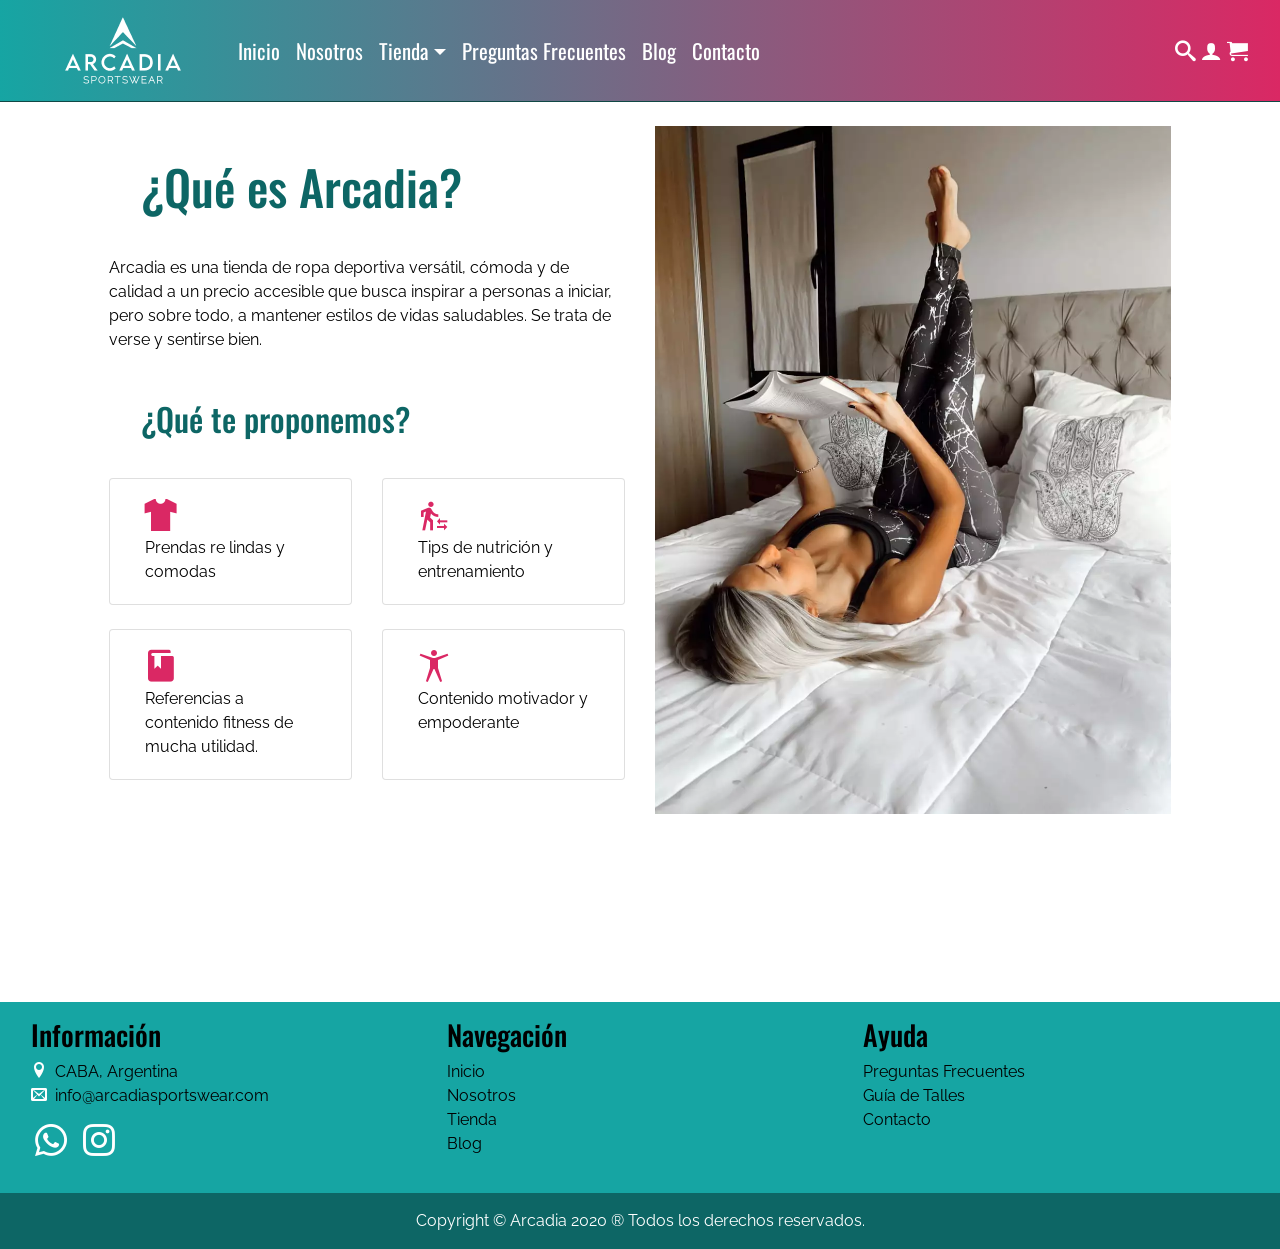
<file: pages/nosotros.html>
<!DOCTYPE html>
<html lang="es">
    <head>
        <meta charset="UTF-8">
        <meta name="viewport" content="width=device-width, initial-scale=1.0">
        <meta name="description" content="¿Qué es Arcadia?, ¿Quiénes somos? Encuentra la respuesta a estas preguntas aquí.">
        <title>Acerca de y quiénes somos | Arcadia SportsWear</title>
        <link rel="icon" type="image/png" href="../images/arcadia-favicon.png"/>
        <link rel="stylesheet" href="../css/bootstrap.min.css">
        <link rel="stylesheet" href="../css/styles.css">
        <link rel="preconnect" href="https://fonts.gstatic.com">
        <link href="https://fonts.googleapis.com/css2?family=Oswald:wght@500;700&family=Raleway:ital,wght@0,500;0,700;0,800;1,500&display=swap" rel="stylesheet">
        <link rel="stylesheet" href="../css/animate.css"/>
        <script src="https://ajax.googleapis.com/ajax/libs/jquery/3.5.1/jquery.min.js"></script>
        <!-- Global site tag (gtag.js) - Google Analytics -->
        <script async src="https://www.googletagmanager.com/gtag/js?id=G-S97QGEGYP0"></script>
        <script>
        window.dataLayer = window.dataLayer || [];
        function gtag(){dataLayer.push(arguments);}
        gtag('js', new Date());
        gtag('config', 'G-S97QGEGYP0');
        </script>
        <!-- Facebook Pixel Code -->
<script>
    !function(f,b,e,v,n,t,s)
    {if(f.fbq)return;n=f.fbq=function(){n.callMethod?
    n.callMethod.apply(n,arguments):n.queue.push(arguments)};
    if(!f._fbq)f._fbq=n;n.push=n;n.loaded=!0;n.version='2.0';
    n.queue=[];t=b.createElement(e);t.async=!0;
    t.src=v;s=b.getElementsByTagName(e)[0];
    s.parentNode.insertBefore(t,s)}(window, document,'script',
    'https://connect.facebook.net/en_US/fbevents.js');
    fbq('init', '386878939317785');
    fbq('track', 'PageView');
    </script>
    <noscript><img height="1" width="1" style="display:none"
    src="https://www.facebook.com/tr?id=386878939317785&ev=PageView&noscript=1"
    /></noscript>
    <!-- End Facebook Pixel Code -->
    <script async src="https://pagead2.googlesyndication.com/pagead/js/adsbygoogle.js?client=ca-pub-3241671498816917"
     crossorigin="anonymous"></script>
    </head>
    <body id="nosotrosPage" class="page">
        <header>
            <nav class="navbar navbar-expand-lg navbar-dark">
                <a class="navbar-brand wow fadeInDown mr-auto" href="../index.html"><img src="../images/arcadia-logo-blanco.png" alt="Logo de Arcadia"/></a>
                <button class="navbar-toggler order-2 wow fadeInDown" type="button" data-toggle="collapse" data-target="#navbarContent" aria-controls="navbarContent" aria-expanded="false" aria-label="Abrir navegación">
                    <span class="navbar-toggler-icon"></span>
                </button>
                <div class="collapse navbar-collapse order-4 order-lg-1 order-xl-1" id="navbarContent">
                    <ul class="wow fadeInDown navbar-nav">
                        <li class="nav-item"><a href="../index.html" class="nav-link">Inicio</a></li>
                        <li class="nav-item"><a href="nosotros.html" class="nav-link">Nosotros</a></li>
                        <li class="nav-item dropdown">
                            <a class="nav-link dropdown-toggle" id="navbarDropdown" role="button" data-toggle="dropdown" aria-haspopup="true" aria-expanded="false" href="pages/tienda.html">Tienda</a>
                            <ul class="dropdown-menu">
                                <li class="dropdown-item"><a href="tienda.html#tops">Tops</a></li>
                                <li class="dropdown-item"><a href="tienda.html#calzas">Calzas</a></li>
                                <li class="dropdown-item"><a href="talles.html">Guía de talles</a></li>
                            </ul>
                        </li>
                        <li class="nav-item"><a href="faq.html" class="nav-link">Preguntas Frecuentes</a></li>
                        <li class="nav-item"><a href="blog.html" class="nav-link">Blog</a></li>
                        <li class="nav-item"><a href="contacto.html" class="nav-link">Contacto</a></li>
                    </ul>
                </div>
                <div class="iconsHeader wow fadeInDown mr-3 text-white order-1 order-lg-2 order-xl-2">
                    <i class="icon-search"></i>
                    <i class="icon-user"></i>
                    <i class="icon-cart"></i>
                </div> 
            </nav>
        </header>
        <main class="container">
            <section class="row p-4">
                <div class="col-12 col-lg-6">
                    <h1 class="text-left">
                        ¿Qué es Arcadia?
                    </h1>
                    <p>Arcadia es una tienda de ropa deportiva versátil,
                        cómoda y de calidad a un precio accesible que busca
                        inspirar a personas a iniciar, pero sobre todo, a
                        mantener estilos de vidas saludables. Se trata de
                        verse y sentirse bien.
                    </p>
                    <h2>
                        ¿Qué te proponemos?
                    </h2>
                    <div class="card-deck row">
                        <div class="card col-6">
                          <div class="card-body">
                            <i class="icon-apparel mx-auto"></i>
                            <p class="card-text">Prendas re lindas y comodas</p>
                          </div>
                        </div>
                        <div class="card col-6">
                          <div class="card-body">
                            <i class="icon-transfer_within_a_station mx-auto"></i>
                            <p class="card-text">Tips de nutrición y entrenamiento</p>
                          </div>
                        </div>
                    </div>
                    <div class="card-deck row mt-4">
                        <div class="card col-6">
                          <div class="card-body">
                            <i class="icon-book-reference mx-auto"></i>
                            <p class="card-text">Referencias a contenido fitness de mucha utilidad.</p>
                          </div>
                        </div>
                        <div class="card col-6">
                            <div class="card-body">
                              <i class="icon-accessibility mx-auto"></i>
                              <p class="card-text">Contenido motivador y empoderante</p>
                            </div>
                          </div>
                    </div>
                </div>
                <div class="col-12 col-lg-6 align-self-center">
                    <img class="w-100 mt-3 mt-lg-0" src="../images/conjuntos/conjunto-marbel-acerca-de.webp">
                </div>
            </section> 
        </main>
        <footer>
            <div class="container-fluid">
                <div class="row justify-content-between footerPrimary">
                    <div class="col-12 col-md-6 col-lg-4">
                        <h3>
                            Información
                        </h3>
                        <ul class="nav flex-column">
                            <li><i class="icon-location text-white mr-1"></i><span> CABA, Argentina</span></li>
                            <li><i class="icon-envelop text-white mr-2"></i><a href="mailto:info@arcadiasportswear.com">info@arcadiasportswear.com</a></li>
                        </ul>
                        <div class="row ml-1 mt-3 mb-3">
                            <a href="https://wa.link/3eighx"><i class="icon-whatsapp mr-3"></i></a> 
                            <a href="https://www.instagram.com/arcadia_ar/"><i class="icon-instagram mr-2"></i></a>
                        </div>
                    </div>
                    <div class="col-12 col-md-6 col-lg-4">
                        <h3>
                            Navegación
                        </h3>
                        <ul class="nav flex-column">
                            <li><a href="../index.html">Inicio</a></li>
                            <li><a href="nosotros.html">Nosotros</a></li>
                            <li><a href="tienda.html">Tienda</a></li>
                            <li><a href="blog.html">Blog</a></li>
                        </ul>
                    </div>
                    <div class="d-none d-lg-block col-md-6 col-lg-4">
                        <h3>
                            Ayuda
                        </h3>
                        <ul class="nav flex-column">
                            <li><a href="faq.html">Preguntas Frecuentes</a></li>
                            <li><a href="talles.html">Guía de Talles</a></li>
                            <li><a href="contacto.html">Contacto</a></li>
                        </ul>
                    </div>
                </div>
            </div>
            <div class="d-flex justify-content-center p-3 footerSecondary">
                <p class="text-small">
                    Copyright &copy; Arcadia 2020 &reg; Todos los derechos reservados.
                </p>
            </div>
        </footer>
        <script src="../js/wow.min.js"></script>
        <script>
            new WOW().init();
        </script>
        <script src="../js/bootstrap.min.js"></script>
    </body>
</html>
</file>
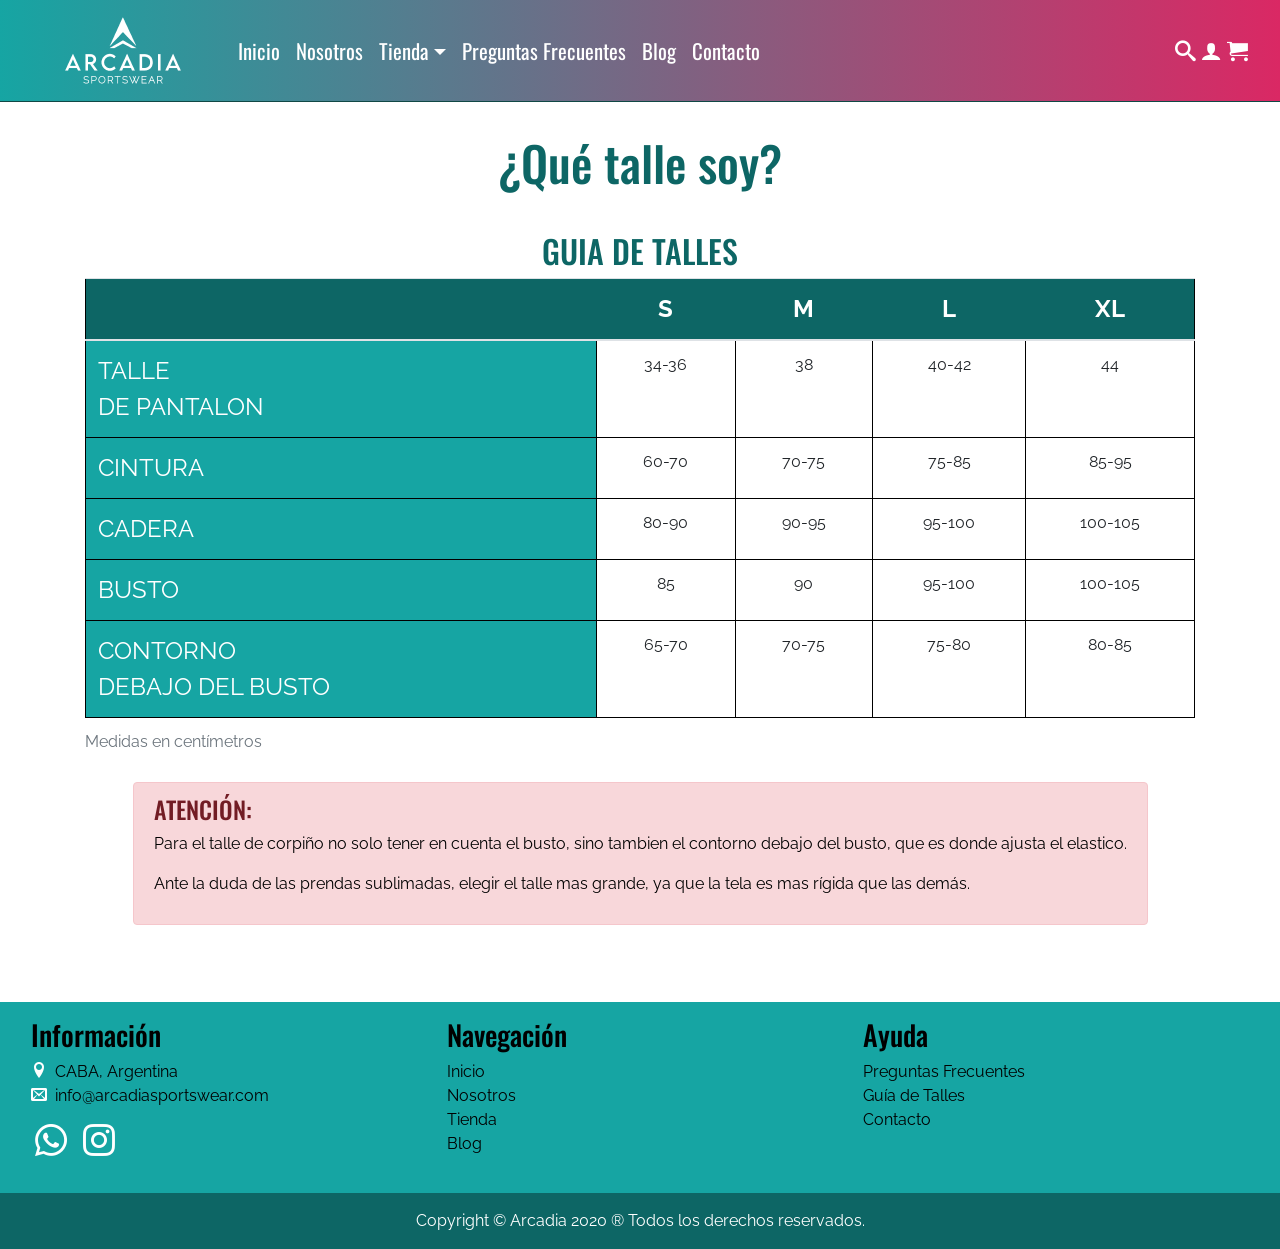
<file: pages/talles.html>
<!DOCTYPE html>
<html lang="es">
    <head>
        <meta charset="UTF-8">
        <meta name="viewport" content="width=device-width, initial-scale=1.0">
        <meta name="description" content="¿No sabes cuál es tu talle? Encontrá acá nuestra guía de talles para que nuestra ropa te quede genial.">
        <title>Guía de talles | Arcadia SportsWear</title>
        <link rel="icon" type="image/png" href="../images/arcadia-favicon.png"/>
        <link rel="stylesheet" href="../css/bootstrap.min.css">
        <link rel="stylesheet" href="../css/styles.css">
        <link rel="preconnect" href="https://fonts.gstatic.com">
        <link href="https://fonts.googleapis.com/css2?family=Oswald:wght@500;700&family=Raleway:ital,wght@0,500;0,700;0,800;1,500&display=swap" rel="stylesheet">
        <link rel="stylesheet" href="../css/animate.css"/>
        <script src="https://ajax.googleapis.com/ajax/libs/jquery/3.5.1/jquery.min.js"></script>
        <!-- Global site tag (gtag.js) - Google Analytics -->
        <script async src="https://www.googletagmanager.com/gtag/js?id=G-S97QGEGYP0"></script>
        <script>
        window.dataLayer = window.dataLayer || [];
        function gtag(){dataLayer.push(arguments);}
        gtag('js', new Date());
        gtag('config', 'G-S97QGEGYP0');
        </script>
        <!-- Facebook Pixel Code -->
<script>
    !function(f,b,e,v,n,t,s)
    {if(f.fbq)return;n=f.fbq=function(){n.callMethod?
    n.callMethod.apply(n,arguments):n.queue.push(arguments)};
    if(!f._fbq)f._fbq=n;n.push=n;n.loaded=!0;n.version='2.0';
    n.queue=[];t=b.createElement(e);t.async=!0;
    t.src=v;s=b.getElementsByTagName(e)[0];
    s.parentNode.insertBefore(t,s)}(window, document,'script',
    'https://connect.facebook.net/en_US/fbevents.js');
    fbq('init', '386878939317785');
    fbq('track', 'PageView');
    </script>
    <noscript><img height="1" width="1" style="display:none"
    src="https://www.facebook.com/tr?id=386878939317785&ev=PageView&noscript=1"
    /></noscript>
    <!-- End Facebook Pixel Code -->
    <script async src="https://pagead2.googlesyndication.com/pagead/js/adsbygoogle.js?client=ca-pub-3241671498816917"
     crossorigin="anonymous"></script>
    </head>
    <body class="page">
      <header>
        <nav class="navbar navbar-expand-lg navbar-dark">
            <a class="navbar-brand wow fadeInDown mr-auto" href="../index.html"><img src="../images/arcadia-logo-blanco.png" alt="Logo de Arcadia"/></a>
            <button class="navbar-toggler order-2 wow fadeInDown" type="button" data-toggle="collapse" data-target="#navbarContent" aria-controls="navbarContent" aria-expanded="false" aria-label="Abrir navegación">
                <span class="navbar-toggler-icon"></span>
            </button>
            <div class="collapse navbar-collapse order-4 order-lg-1 order-xl-1" id="navbarContent">
                <ul class="wow fadeInDown navbar-nav">
                    <li class="nav-item"><a href="../index.html" class="nav-link">Inicio</a></li>
                    <li class="nav-item"><a href="nosotros.html" class="nav-link">Nosotros</a></li>
                    <li class="nav-item dropdown">
                        <a class="nav-link dropdown-toggle" id="navbarDropdown" role="button" data-toggle="dropdown" aria-haspopup="true" aria-expanded="false" href="pages/tienda.html">Tienda</a>
                        <ul class="dropdown-menu">
                            <li class="dropdown-item"><a href="tienda.html#tops">Tops</a></li>
                            <li class="dropdown-item"><a href="tienda.html#calzas">Calzas</a></li>
                            <li class="dropdown-item"><a href="talles.html">Guía de talles</a></li>
                        </ul>
                    </li>
                    <li class="nav-item"><a href="faq.html" class="nav-link">Preguntas Frecuentes</a></li>
                    <li class="nav-item"><a href="blog.html" class="nav-link">Blog</a></li>
                    <li class="nav-item"><a href="contacto.html" class="nav-link">Contacto</a></li>
                </ul>
            </div>
            <div class="iconsHeader wow fadeInDown mr-3 text-white order-1 order-lg-2 order-xl-2">
                <i class="icon-search"></i>
                <i class="icon-user"></i>
                <i class="icon-cart"></i>
            </div> 
        </nav>
    </header>
        <main>
            <h1>
                ¿Qué talle soy?
            </h1>
            <section class="container d-flex flex-column align-items-center">
                <h2>GUIA DE TALLES</h2>
                <table class="guiaTalles table">
                    <thead>
                      <tr>
                        <th> </th>
                        <th>S</th>
                        <th>M</th>
                        <th>L</th>
                        <th>XL</th>
                      </tr>
                    </thead>
                    <tbody>
                      <tr>
                        <td scope="row">TALLE <br> DE PANTALON</td>
                        <td>34-36</td>
                        <td>38</td>
                        <td>40-42</td>
                        <td>44</td>
                      </tr>
                      <tr>
                        <td scope="row">CINTURA</td>
                        <td>60-70</td>
                        <td>70-75</td>
                        <td>75-85</td>
                        <td> 85-95</td>
                      </tr>
                      <tr>
                        <td scope="row">CADERA</td>
                        <td>80-90</td>
                        <td>90-95</td>
                        <td>95-100</td>
                        <td>100-105</td>
                      </tr>
                      <tr>
                        <td scope="row">BUSTO</td>
                        <td>85</td>
                        <td>90</td>
                        <td>95-100</td>
                        <td>100-105</td>
                      </tr>
                      <tr>
                        <td scope="row">CONTORNO <br> DEBAJO DEL BUSTO</td>
                        <td>65-70</td>
                        <td>70-75</td>
                        <td>75-80</td>
                        <td>80-85</td>
                      </tr>
                    </tbody>
                    <caption>
                        Medidas en centímetros
                    </caption>
                </table>
                <div class="alert alert-danger" role="alert">
                    <h4 class="alert-heading ">ATENCIÓN:</h4>
                    <p>
                         Para el talle de corpiño no solo tener en cuenta
                        el busto, sino tambien el contorno debajo del busto, que es donde
                        ajusta el elastico.
                    </p>  
                    <p>
                        Ante la duda de las prendas sublimadas, elegir el talle mas grande, ya que
                        la tela es mas rígida que las demás.
                    </p>
                </div> 
            </section>    
        </main>
        <footer>
          <div class="container-fluid">
            <div class="row justify-content-between footerPrimary">
                <div class="col-12 col-md-6 col-lg-4">
                        <h3>
                            Información
                        </h3>
                        <ul class="nav flex-column">
                            <li><i class="icon-location text-white mr-1"></i><span> CABA, Argentina</span></li>
                            <li><i class="icon-envelop text-white mr-2"></i><a href="mailto:info@arcadiasportswear.com">info@arcadiasportswear.com</a></li>
                        </ul>
                        <div class="row ml-1 mt-3 mb-3">
                            <a href="https://wa.link/3eighx"><i class="icon-whatsapp mr-3"></i></a> 
                            <a href="https://www.instagram.com/arcadia_ar/"><i class="icon-instagram mr-2"></i></a>
                        </div>
                  </div>
                  <div class="col-12 col-md-6 col-lg-4">
                    <h3>
                          Navegación
                    </h3>
                    <ul class="nav flex-column">
                        <li><a href="../index.html">Inicio</a></li>
                            <li><a href="nosotros.html">Nosotros</a></li>
                            <li><a href="tienda.html">Tienda</a></li>
                            <li><a href="blog.html">Blog</a></li>
                    </ul>
                </div>
                <div class="d-none d-lg-block col-md-6 col-lg-4">
                    <h3>
                        Ayuda
                    </h3>
                    <ul class="nav flex-column">
                        <li><a href="faq.html">Preguntas Frecuentes</a></li>
                        <li><a href="talles.html">Guía de Talles</a></li>
                        <li><a href="contacto.html">Contacto</a></li>
                    </ul>
                </div>
            </div>
          </div>
          <div class="d-flex justify-content-center p-3 footerSecondary">
              <p class="text-small">
                  Copyright &copy; Arcadia 2020 &reg; Todos los derechos reservados.
              </p>
        </div>
      </footer>
        <script src="../js/wow.min.js"></script>
        <script>
            new WOW().init();
        </script>
        <script src="../js/bootstrap.min.js"></script>
    </body>
</html>
</file>
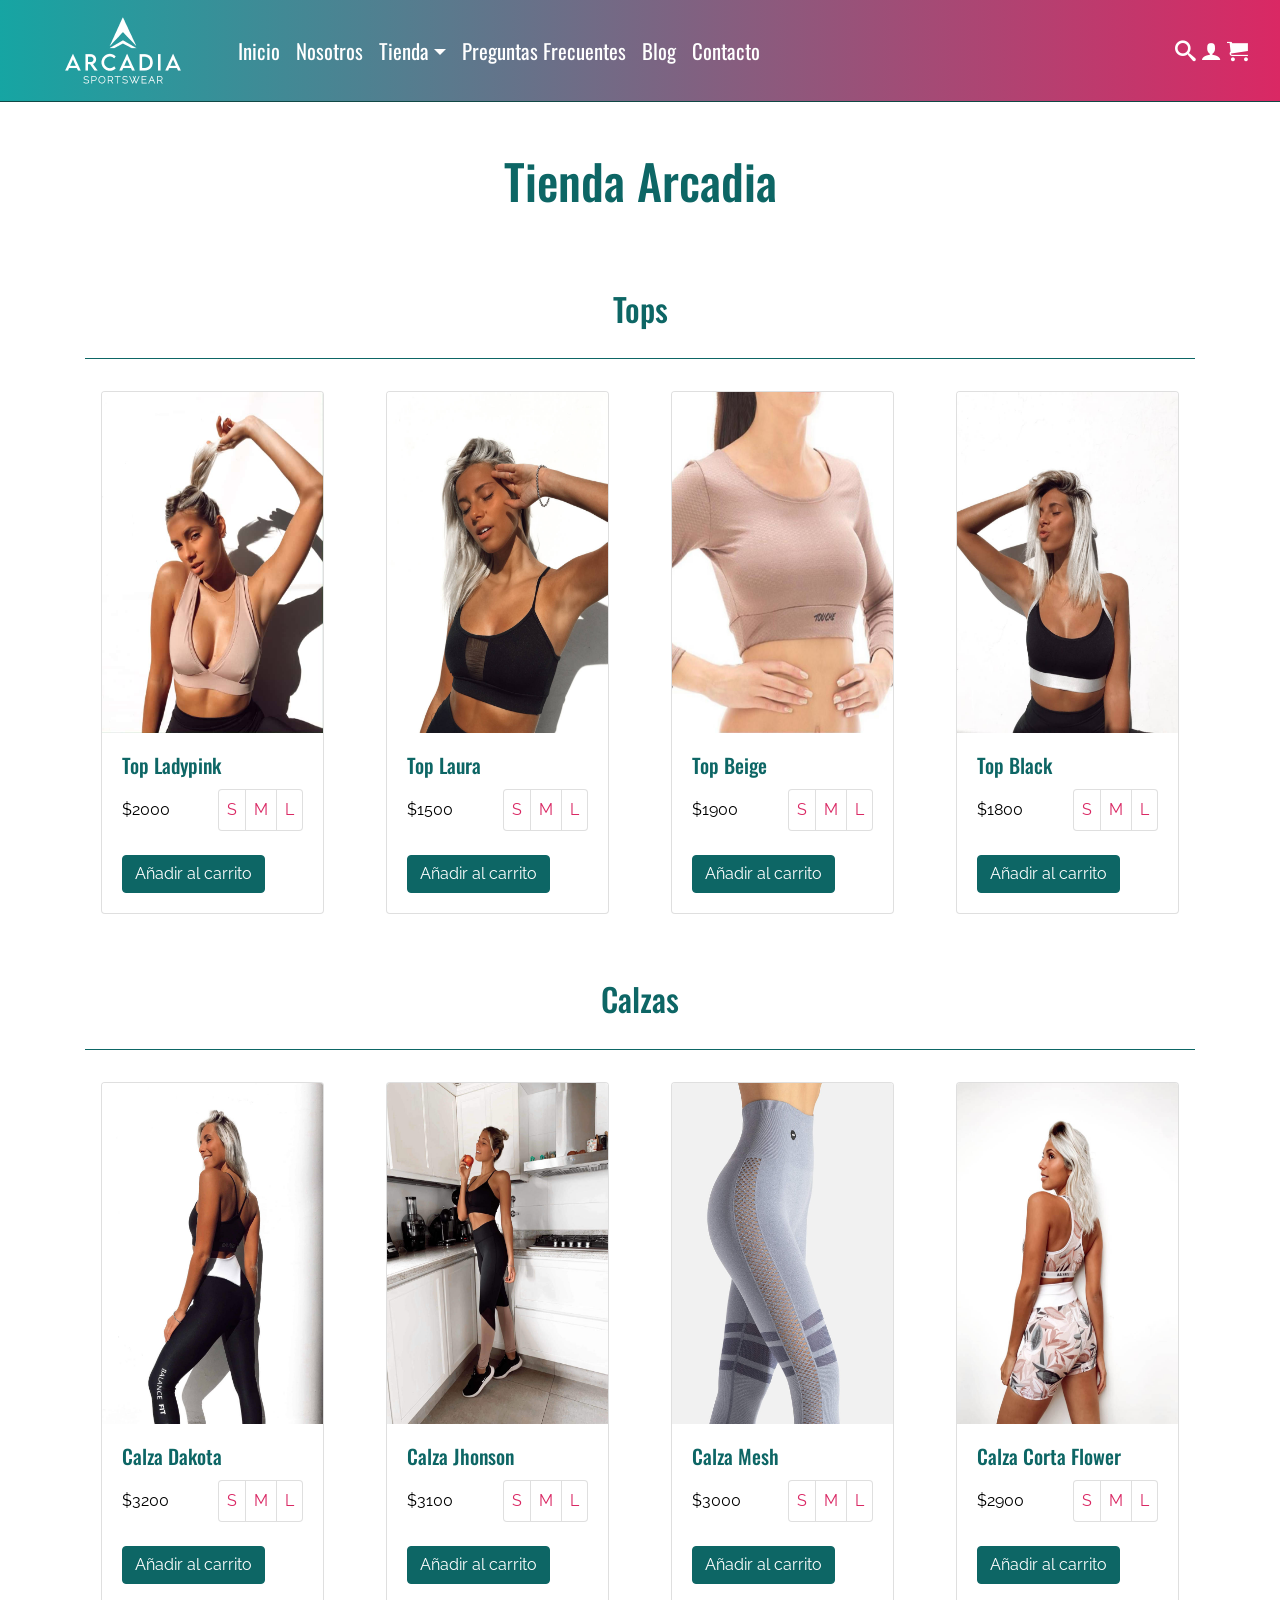
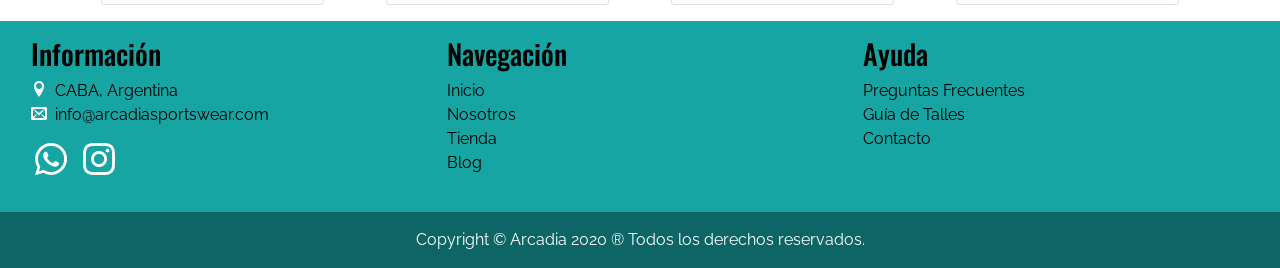
<file: pages/tienda.html>
<!DOCTYPE html>
<html lang="es">
    <head>
        <meta charset="UTF-8">
        <meta name="viewport" content="width=device-width, initial-scale=1.0">
        <meta name="description" content="Bienvenida a la Tienda De Arcadia Sportswear. Encuentra, tops, calzas, conjuntos, bikers, shorts y mucho más.">
        <title> Tienda: Prendas deportivas | Arcadia SportsWear</title>
        <link rel="icon" type="image/png" href="../images/arcadia-favicon.png"/>
        <link rel="stylesheet" href="../css/bootstrap.min.css">
        <link rel="preconnect" href="https://fonts.gstatic.com">
        <link href="https://fonts.googleapis.com/css2?family=Oswald:wght@500;700&family=Raleway:ital,wght@0,500;0,700;0,800;1,500&display=swap" rel="stylesheet">
        <link rel="stylesheet" href="../css/styles.css">
        <link rel="stylesheet" href="../css/animate.css"/>
        <script src="https://ajax.googleapis.com/ajax/libs/jquery/3.5.1/jquery.min.js"></script>
        <!-- Global site tag (gtag.js) - Google Analytics -->
        <script async src="https://www.googletagmanager.com/gtag/js?id=G-S97QGEGYP0"></script>
        <script>
        window.dataLayer = window.dataLayer || [];
        function gtag(){dataLayer.push(arguments);}
        gtag('js', new Date());
        gtag('config', 'G-S97QGEGYP0');
        </script>
        <!-- Facebook Pixel Code -->
<script>
    !function(f,b,e,v,n,t,s)
    {if(f.fbq)return;n=f.fbq=function(){n.callMethod?
    n.callMethod.apply(n,arguments):n.queue.push(arguments)};
    if(!f._fbq)f._fbq=n;n.push=n;n.loaded=!0;n.version='2.0';
    n.queue=[];t=b.createElement(e);t.async=!0;
    t.src=v;s=b.getElementsByTagName(e)[0];
    s.parentNode.insertBefore(t,s)}(window, document,'script',
    'https://connect.facebook.net/en_US/fbevents.js');
    fbq('init', '386878939317785');
    fbq('track', 'PageView');
    </script>
    <noscript><img height="1" width="1" style="display:none"
    src="https://www.facebook.com/tr?id=386878939317785&ev=PageView&noscript=1"
    /></noscript>
    <!-- End Facebook Pixel Code -->
    <script async src="https://pagead2.googlesyndication.com/pagead/js/adsbygoogle.js?client=ca-pub-3241671498816917"
     crossorigin="anonymous"></script>
    </head>
    <body id="tiendaPage">
        <header>
            <nav class="navbar navbar-expand-lg navbar-dark">
                <a class="navbar-brand wow fadeInDown mr-auto" href="../index.html"><img src="../images/arcadia-logo-blanco.png" alt="Logo de Arcadia"/></a>
                <button class="navbar-toggler order-2" type="button" data-toggle="collapse" data-target="#navbarContent" aria-controls="navbarContent" aria-expanded="false" aria-label="Abrir navegación">
                    <span class="navbar-toggler-icon"></span>
                </button>
                <div class="collapse navbar-collapse order-4 order-lg-1 order-xl-1" id="navbarContent">
                    <ul class="wow fadeInDown navbar-nav">
                        <li class="nav-item"><a href="../index.html" class="nav-link">Inicio</a></li>
                        <li class="nav-item"><a href="nosotros.html" class="nav-link">Nosotros</a></li>
                        <li class="nav-item dropdown">
                            <a class="nav-link dropdown-toggle" id="navbarDropdown" role="button" data-toggle="dropdown" aria-haspopup="true" aria-expanded="false" href="pages/tienda.html">Tienda</a>
                            <ul class="dropdown-menu">
                                <li class="dropdown-item"><a href="tienda.html#tops">Tops</a></li>
                                <li class="dropdown-item"><a href="tienda.html#calzas">Calzas</a></li>
                                <li class="dropdown-item"><a href="talles.html">Guía de talles</a></li>
                            </ul>
                        </li>
                        <li class="nav-item"><a href="faq.html" class="nav-link">Preguntas Frecuentes</a></li>
                        <li class="nav-item"><a href="blog.html" class="nav-link">Blog</a></li>
                        <li class="nav-item"><a href="contacto.html" class="nav-link">Contacto</a></li>
                    </ul>
                </div>
                <div class="iconsHeader wow fadeInDown mr-3 text-white order-1 order-lg-2 order-xl-2">
                    <i class="icon-search"></i>
                    <i class="icon-user"></i>
                    <i class="icon-cart"></i>
                </div> 
            </nav>
        </header>
        <main>
            <h1>
                Tienda Arcadia
            </h1>
            <!-----  Seccion de Tops ----->
            <section class="container">
                <h2 id="tops">
                    Tops
                </h2>
                <hr>
                <div id="topsTienda" class="row">
                    <div class="col-sm-6 col-md-4 col-xl-3">
                        <div class="card">
                            <img class="card-img-top" src="../images/tops/top-ladypink.jpeg" loading="lazy" alt="Mujer usando Top Ladypink">
                            <div class="card-body">
                              <h5 class="card-title">Top Ladypink</h5>
                                <div class="d-flex flex-row justify-content-between">
                                    <p class="card-text align-self-center">$2000</p>
                                    <ul class="list-group list-group-horizontal">
                                        <li class="list-group-item p-2">S</li>
                                        <li class="list-group-item p-2">M</li>
                                        <li class="list-group-item p-2">L</li>
                                    </ul>
                                </div>
                                <a href="#" class="btn btn-primary mt-4">Añadir al carrito</a>
                            </div>
                          </div>
                    </div>
                    <div class="col-sm-6 col-md-4 col-xl-3">
                        <div class="card">
                            <img class="card-img-top" src="../images/tops/top-laura.jpg" loading="lazy" alt="Mujer usando Top Laura">
                            <div class="card-body">
                                <h5 class="card-title">Top Laura</h5>
                                <div class="d-flex flex-row justify-content-between">
                                    <p class="card-text align-self-center">$1500</p>
                                    <ul class="list-group list-group-horizontal">
                                        <li class="list-group-item p-2">S</li>
                                        <li class="list-group-item p-2">M</li>
                                        <li class="list-group-item p-2">L</li>
                                </ul>
                                </div>
                                <a href="#" class="btn btn-primary mt-4">Añadir al carrito</a>
                            </div>
                        </div>
                    </div>
                    <div class="col-sm-6 col-md-4 col-xl-3">
                        <div class="card">
                            <img class="card-img-top" src="../images/tops/Top-beige.jpg" loading="lazy" alt="Mujer usando top beige">
                            <div class="card-body">
                                <h5 class="card-title">Top Beige</h5>
                                <div class="d-flex flex-row justify-content-between">
                                    <p class="card-text align-self-center">$1900</p>
                                        <ul class="list-group list-group-horizontal">
                                            <li class="list-group-item p-2">S</li>
                                            <li class="list-group-item p-2">M</li>
                                            <li class="list-group-item p-2">L</li>
                                        </ul>
                                </div>
                                <a href="#" class="btn btn-primary mt-4">Añadir al carrito</a>
                            </div>
                        </div>
                    </div>
                    <div class="col-sm-6 col-md-4 col-xl-3">
                        <div class="card">
                            <img class="card-img-top" src="../images/tops/top-black.jpg" loading="lazy" alt="Mujer usando top beige">
                            <div class="card-body">
                                <h5 class="card-title">Top Black</h5>
                                <div class="d-flex flex-row justify-content-between">
                                    <p class="card-text align-self-center">$1800</p>
                                        <ul class="list-group list-group-horizontal">
                                            <li class="list-group-item p-2">S</li>
                                            <li class="list-group-item p-2">M</li>
                                            <li class="list-group-item p-2">L</li>
                                        </ul>
                                </div>
                                <a href="#" class="btn btn-primary mt-4">Añadir al carrito</a>
                            </div>
                        </div>
                    </div>
                </div>
            </section>
            <!-----  Seccion de Calzas ----->
            <section class="container">
                <h2 id="calzas">
                    Calzas
                </h2>
                <hr>
                <div id="calzasTienda" class="row">
                    <div class="col-sm-6 col-md-4 col-xl-3">
                        <div class="card">
                            <img class="card-img-top" src="../images/calzas/calza-dakota.jpg" loading="lazy" alt="Mujer usando Calza Dakota">
                            <div class="card-body">
                              <h5 class="card-title">Calza Dakota</h5>
                                <div class="d-flex flex-row justify-content-between">
                                    <p class="card-text align-self-center">$3200</p>
                                    <ul class="list-group list-group-horizontal">
                                        <li class="list-group-item p-2">S</li>
                                        <li class="list-group-item p-2">M</li>
                                        <li class="list-group-item p-2">L</li>
                                    </ul>
                                </div>
                                <a href="#" class="btn btn-primary mt-4">Añadir al carrito</a>
                            </div>
                          </div>
                    </div>
                    <div class="col-sm-6 col-md-4 col-xl-3">
                        <div class="card">
                            <img class="card-img-top" src="../images/calzas/calza-jhonson.jpg" loading="lazy" alt="Mujer usando Calza Jhonson">
                            <div class="card-body">
                                <h5 class="card-title">Calza Jhonson</h5>
                                <div class="d-flex flex-row justify-content-between">
                                    <p class="card-text align-self-center">$3100</p>
                                    <ul class="list-group list-group-horizontal">
                                        <li class="list-group-item p-2">S</li>
                                        <li class="list-group-item p-2">M</li>
                                        <li class="list-group-item p-2">L</li>
                                </ul>
                                </div>
                                <a href="#" class="btn btn-primary mt-4">Añadir al carrito</a>
                            </div>
                        </div>
                    </div>
                    <div class="col-sm-6 col-md-4 col-xl-3">
                        <div class="card">
                            <img class="card-img-top" src="../images/calzas/Calza-Mesh.jpg" loading="lazy" alt="Mujer usando Calza Mesh">
                            <div class="card-body">
                                <h5 class="card-title">Calza Mesh</h5>
                                <div class="d-flex flex-row justify-content-between">
                                    <p class="card-text align-self-center">$3000</p>
                                        <ul class="list-group list-group-horizontal">
                                            <li class="list-group-item p-2">S</li>
                                            <li class="list-group-item p-2">M</li>
                                            <li class="list-group-item p-2">L</li>
                                        </ul>
                                </div>
                                <a href="#" class="btn btn-primary mt-4">Añadir al carrito</a>
                            </div>
                        </div>
                    </div>
                    <div class="col-sm-6 col-md-4 col-xl-3">
                        <div class="card">
                            <img class="card-img-top" src="../images/calzas/calza-corta-flower.jpeg" loading="lazy" alt="Mujer usando Calza Corta Flower">
                            <div class="card-body">
                                <h5 class="card-title">Calza Corta Flower</h5>
                                <div class="d-flex flex-row justify-content-between">
                                    <p class="card-text align-self-center">$2900</p>
                                        <ul class="list-group list-group-horizontal">
                                            <li class="list-group-item p-2">S</li>
                                            <li class="list-group-item p-2">M</li>
                                            <li class="list-group-item p-2">L</li>
                                        </ul>
                                </div>
                                <a href="#" class="btn btn-primary mt-4">Añadir al carrito</a>
                            </div>
                        </div>
                    </div>
                </div>
            </section>
        </main>
        <footer>
            <div class="container-fluid">
                <div class="row justify-content-between footerPrimary">
                    <div class="col-12 col-md-6 col-lg-4">
                        <h3>
                            Información
                        </h3>
                        <ul class="nav flex-column">
                            <li><i class="icon-location text-white mr-1"></i><span> CABA, Argentina</span></li>
                            <li><i class="icon-envelop text-white mr-2"></i><a href="mailto:info@arcadiasportswear.com">info@arcadiasportswear.com</a></li>
                        </ul>
                        <div class="row ml-1 mt-3 mb-3">
                            <a href="https://wa.link/3eighx"><i class="icon-whatsapp mr-3"></i></a> 
                            <a href="https://www.instagram.com/arcadia_ar/"><i class="icon-instagram mr-2"></i></a>
                        </div>
                    </div>
                    <div class="col-12 col-md-6 col-lg-4">
                        <h3>
                            Navegación
                        </h3>
                        <ul class="nav flex-column">
                            <li><a href="../index.html">Inicio</a></li>
                            <li><a href="nosotros.html">Nosotros</a></li>
                            <li><a href="tienda.html">Tienda</a></li>
                            <li><a href="blog.html">Blog</a></li>
                        </ul>
                    </div>
                    <div class="d-none d-lg-block col-md-6 col-lg-4">
                        <h3>
                            Ayuda
                        </h3>
                        <ul class="nav flex-column">
                            <li><a href="faq.html">Preguntas Frecuentes</a></li>
                            <li><a href="talles.html">Guía de Talles</a></li>
                            <li><a href="contacto.html">Contacto</a></li>
                        </ul>
                    </div>
                </div>
            </div>
            <div class="d-flex justify-content-center p-3 footerSecondary">
                <p class="text-small">
                    Copyright &copy; Arcadia 2020 &reg; Todos los derechos reservados.
                </p>
            </div>
        </footer>
        <script src="../js/wow.min.js"></script>
              <script>
              new WOW().init();
        </script>
        <script src="../js/bootstrap.min.js"></script>
    </body>
</html>
</file>
<file: css/styles.css>
body{font-size:1rem;font-family:"Raleway",sans-serif,Arial,Helvetica,sans-serif}@media (max-width: 768px){body{font-size:calc(0.80rem + 1vmin)}}h1,h2,h3,h4,h5,h6{color:#0D6665;font-family:"Oswald",sans-serif}h1{text-align:center;font-size:3rem}@media (max-width: 768px){h1{font-size:calc(3rem + 1vmin)}}h2{font-size:2rem}@media (max-width: 768px){h2{font-size:calc(2rem + 1vmin)}}ul li{color:#DA2864}p{color:#000}a{color:#0D6665;text-decoration:none}a:hover{color:#DA2864;letter-spacing:1px;transition:all 0.5s;text-decoration:none}a:hover{letter-spacing:0}hr{border-top:1px solid #0d6665}.btn-primary{background-color:#0D6665;border-color:#0D6665;text-decoration:none}.btn-primary:hover{background-color:#DA2864 !important;color:#fff !important;border-color:#DA2864 !important}.btn-primary:focus,.btn-primary:active{background-color:#DA2864 !important;color:#fff !important;border-color:#DA2864 !important;box-shadow:0 0 0.2rem #ffbd86}.btn-link{color:#0D6665}.btn-link:hover{color:#DA2864;text-decoration:none}.dropdown-item:active{background-color:#fef8fa}header{font-family:'Oswald', sans-serif;width:100%;border-bottom:1px solid #104845;background:linear-gradient(90deg, #16A5A3 0%, #DA2864 100%);font-size:1.3rem;line-height:1.5}header a{color:#0D6665;text-decoration:none}header a:hover{color:#DA2864;letter-spacing:1px;transition:all 0.5s;text-decoration:none}.navbar-dark .navbar-nav .nav-link{color:white}@media only screen and (max-width: 390px){header>nav>a{width:100%;text-align:center}}footer{text-align:left;background-color:#16A5A3;width:100%}footer div.footerPrimary{padding:1rem}footer div.footerPrimary div h3{color:#000}footer div.footerPrimary div a,footer div.footerPrimary div span{text-decoration:none}footer div.footerPrimary div a .icon-whatsapp,footer div.footerPrimary div a .icon-instagram,footer div.footerPrimary div span .icon-whatsapp,footer div.footerPrimary div span .icon-instagram{font-size:2rem;color:#fff}footer div.footerPrimary div a .icon-whatsapp:hover,footer div.footerPrimary div a .icon-instagram:hover,footer div.footerPrimary div span .icon-whatsapp:hover,footer div.footerPrimary div span .icon-instagram:hover{color:#DA2864;letter-spacing:0px}footer div.footerPrimary div a:hover,footer div.footerPrimary div span:hover{letter-spacing:0}footer div.footerPrimary div ul li{list-style-type:none}footer div.footerPrimary div ul li span,footer div.footerPrimary div ul li a{color:#0D6665;text-decoration:none;color:#000}footer div.footerPrimary div ul li span:hover,footer div.footerPrimary div ul li a:hover{color:#DA2864;letter-spacing:1px;transition:all 0.5s;text-decoration:none}footer div.footerPrimary div ul li span:hover,footer div.footerPrimary div ul li a:hover{color:#0D6665}footer h4{color:#000}footer .footerSecondary{background-color:#0D6665}footer .footerSecondary p{color:#fff;margin-bottom:0}@font-face{font-family:'icomoon';src:url("../fonts/icomoon.eot?fdymji");src:url("../fonts/icomoon.eot?fdymji#iefix") format("embedded-opentype"),url("../fonts/icomoon.ttf?fdymji") format("truetype"),url("../fonts/icomoon.woff?fdymji") format("woff"),url("../fonts/icomoon.svg?fdymji#icomoon") format("svg");font-weight:normal;font-style:normal;font-display:block}[class^="icon-"],[class*=" icon-"]{font-family:'icomoon' !important;speak-as:never;font-style:normal;font-weight:normal;font-variant:normal;text-transform:none;line-height:1;-webkit-font-smoothing:antialiased;-moz-osx-font-smoothing:grayscale}.icon-transfer_within_a_station:before{content:"\e900"}.icon-lunch_dining:before{content:"\e901"}.icon-apparel:before{content:"\e902"}.icon-book-reference:before{content:"\e903"}.icon-cart:before{content:"\e93a"}.icon-envelop:before{content:"\e945"}.icon-location:before{content:"\e947"}.icon-user:before{content:"\e971"}.icon-search:before{content:"\e986"}.icon-spoon-knife:before{content:"\e9a3"}.icon-accessibility:before{content:"\e9b2"}.icon-instagram:before{content:"\ea92"}.icon-whatsapp:before{content:"\ea93"}article.card{border-radius:10px}.img-thumbnail{border:1px solid #0D6665;border-radius:50%;height:3rem}.articleImage{max-width:100%;height:auto;border-radius:10px}label,input,select,textarea{display:block}#contactPage form{margin-bottom:1rem}#contactPage form label{margin:10px 0}@media (max-width: 350px){#contactPage form #contactButtons input{margin-top:0.5rem}}.sendForm,.cleanForm{display:inline}.form-control{border:0;border-bottom:2px solid #0D6665;box-shadow:none}.form-control:focus{border-bottom:2px solid #DA2864;box-shadow:none}#heroIndex{width:100%;background-color:#ffeadb}#heroIndex .carousel-caption{bottom:40%}@media (max-width: 362px){#heroIndex .carousel-caption{bottom:30%}}#heroIndex .carousel-caption h1{color:#fff}.section{height:50%;padding:30px 30px}.section .section__title{text-align:center;margin-bottom:2rem}.section .btn-primary{width:fit-content;border-radius:5px}.section .section__div .section__img{width:240px;height:290px;border-radius:5px}.section .section__div .section__text{padding:2rem;text-align:justify}.section .section__div .section__button{display:block;margin:1rem 2rem 2rem 1rem}#prendasIndex{background-color:#DA2864;padding:30px 30px}#prendasIndex h2{text-align:center;margin-bottom:2rem;color:#fff}#prendasIndex .card-title{font-size:1.5rem;font-weight:bold}#prendasIndex .card{height:100%}#prendasIndex .card-img{object-fit:cover;height:100%}#prendasIndex button{position:absolute;bottom:15px}.page main{min-height:100vh}.page h1{padding:2rem}#nosotrosPage ul li{text-align:left}#nosotrosPage h2{padding:2rem}#nosotrosPage .card:hover{transform:scale(1.1, 1.1)}#nosotrosPage .card:hover i{color:#0D6665}#nosotrosPage .card i{font-size:2rem;color:#DA2864}#faqAccordion .btn{font-size:2rem}#faqAccordion .btn:focus{outline:0;box-shadow:0 0 0 0.2rem #16a5a3}@media (max-width: 576px){#faqAccordion .btn{font-size:1.5rem}}.guiaTalles{border:1px solid black;width:100%}.guiaTalles tr{border:1px solid black}.guiaTalles tr td:first-child{color:white;background-color:#16A5A3;font-size:1.5rem;text-align:left;font-family:"Raleway",sans-serif,Arial,Helvetica,sans-serif}.guiaTalles td{border:1px solid black;text-align:center}.guiaTalles th{background-color:#0D6665;color:white;font-size:1.5rem;font-family:"Raleway",sans-serif,Arial,Helvetica,sans-serif;text-align:center}.alert.danger .alert-heading{color:#AE1E4E}@media only screen and (max-width: 568px){.guiaTalles th,.guiaTalles tr td:first-child{font-size:1rem}}#tiendaPage section h2,#tiendaPage h1{text-align:center;padding-top:50px;margin-bottom:30px}#topsTienda,#calzasTienda{display:flex;justify-content:space-evenly}#tiendaPage main:nth-child(3){margin-bottom:2rem}#topsTienda .list-group-item:hover,#calzasTienda .list-group-item:hover{background-color:#104845;color:white;border-color:#104845;cursor:pointer}#tiendaPage .card{margin:1rem}#tiendaPage .card img{min-height:341.31px}p.card-text{margin:0}
</file>
